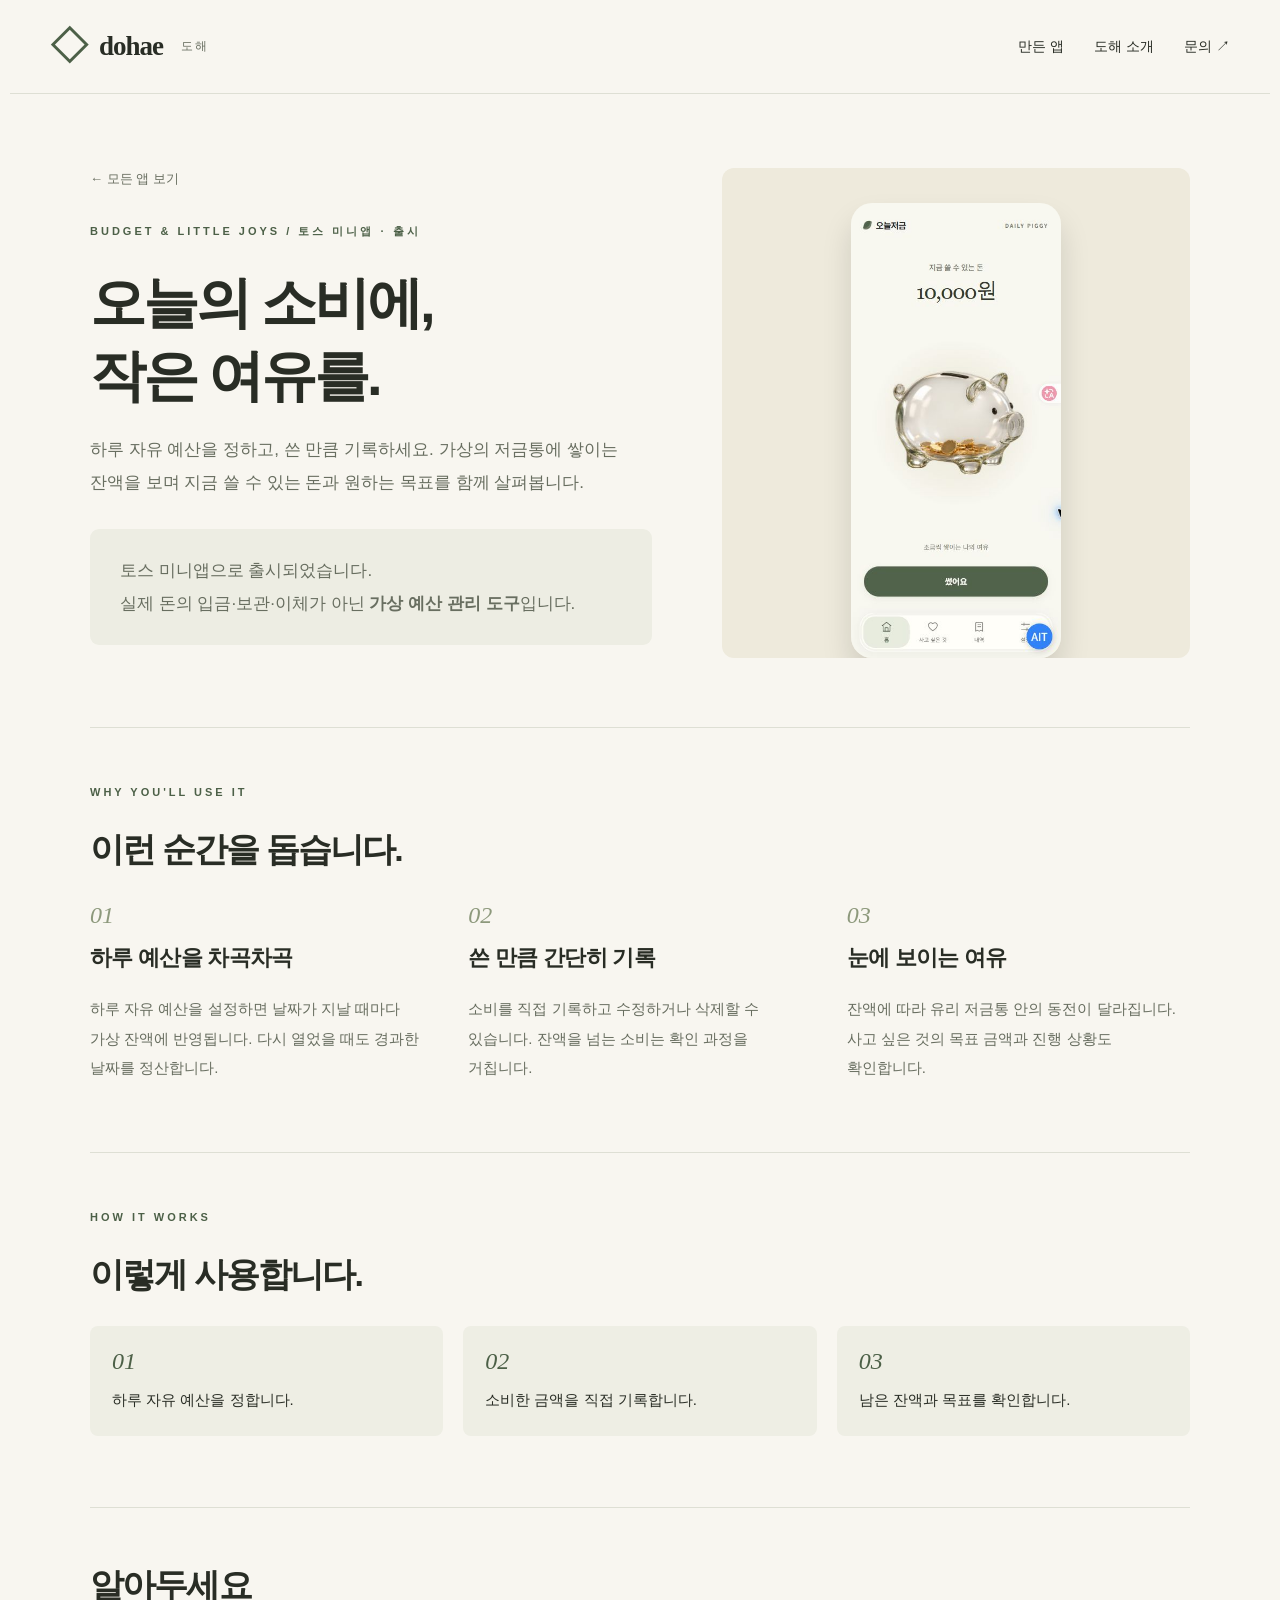
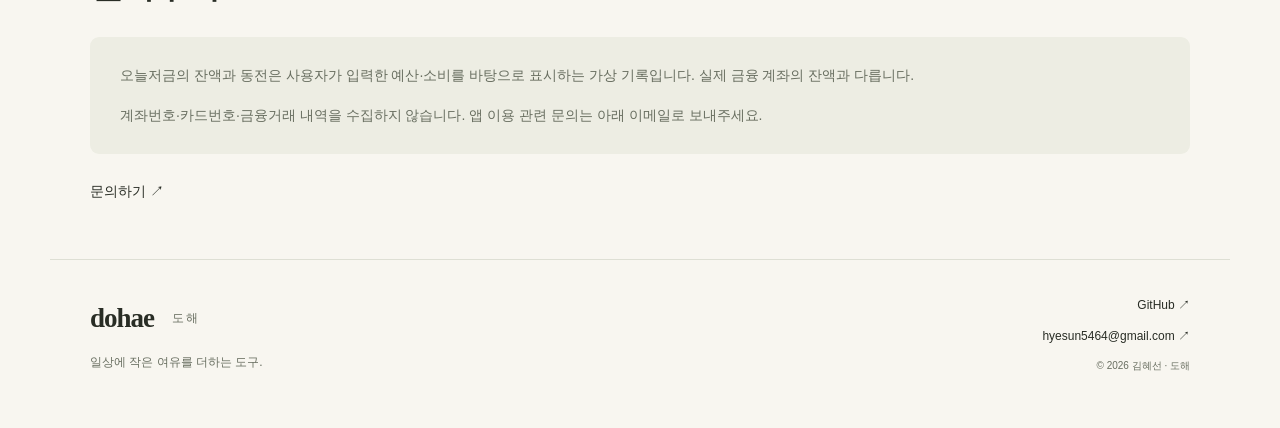
<file: daily-piggy/index.html>
<!doctype html><html lang="ko"><head><meta charset="utf-8"><meta name="viewport" content="width=device-width, initial-scale=1"><title>오늘저금 — 하루 예산이 쌓이는 나만의 가상 저금통 · 도해</title><meta name="description" content="하루 자유 예산을 정하고, 쓴 만큼 기록하세요. 가상의 저금통에 쌓이는 잔액을 보며 지금 쓸 수 있는 돈과 원하는 목표를 함께 살펴봅니다."><meta name="color-scheme" content="light"><meta property="og:title" content="오늘저금 — 하루 예산이 쌓이는 나만의 가상 저금통 · 도해"><meta property="og:description" content="하루 자유 예산을 정하고, 쓴 만큼 기록하세요. 가상의 저금통에 쌓이는 잔액을 보며 지금 쓸 수 있는 돈과 원하는 목표를 함께 살펴봅니다."><meta property="og:type" content="website"><link rel="canonical" href="https://hyesun5464.github.io/daily-piggy/"><link rel="stylesheet" href="../studio.css"></head><body><a class="skip" href="#main">본문으로 이동</a><header class="header"><a class="brand" href="../index.html" aria-label="도해 홈"><span class="cube" aria-hidden="true">◇</span> dohae<span class="brand-ko">도해</span></a><nav aria-label="주요 메뉴"><a href="../index.html#apps">만든 앱</a><a href="../index.html#about">도해 소개</a><a href="mailto:hyesun5464@gmail.com">문의 ↗</a></nav></header><main id="main" class="container"><section class="detail-hero sand"><div><a class="back" href="../index.html#apps">← 모든 앱 보기</a><span class="eyebrow" style="margin-top:30px">BUDGET & LITTLE JOYS / 토스 미니앱 · 출시</span><h1>오늘의 소비에,<br>작은 여유를.</h1><p>하루 자유 예산을 정하고, 쓴 만큼 기록하세요. 가상의 저금통에 쌓이는 잔액을 보며 지금 쓸 수 있는 돈과 원하는 목표를 함께 살펴봅니다.</p><div class="actions"></div><p class="notice">토스 미니앱으로 출시되었습니다.<br>실제 돈의 입금·보관·이체가 아닌 <strong>가상 예산 관리 도구</strong>입니다.</p></div><div class="app-visual"><img src="../assets/today-savings-home.png" alt="오늘저금 실제 화면" width="390" height="844"></div></section><section class="detail-section"><span class="eyebrow">WHY YOU'LL USE IT</span><h2>이런 순간을 돕습니다.</h2><div class="feature-grid"><div><span class="step">01</span><h3>하루 예산을 차곡차곡</h3><p>하루 자유 예산을 설정하면 날짜가 지날 때마다 가상 잔액에 반영됩니다. 다시 열었을 때도 경과한 날짜를 정산합니다.</p></div><div><span class="step">02</span><h3>쓴 만큼 간단히 기록</h3><p>소비를 직접 기록하고 수정하거나 삭제할 수 있습니다. 잔액을 넘는 소비는 확인 과정을 거칩니다.</p></div><div><span class="step">03</span><h3>눈에 보이는 여유</h3><p>잔액에 따라 유리 저금통 안의 동전이 달라집니다. 사고 싶은 것의 목표 금액과 진행 상황도 확인합니다.</p></div></div></section><section class="detail-section"><span class="eyebrow">HOW IT WORKS</span><h2>이렇게 사용합니다.</h2><ol class="steps"><li>하루 자유 예산을 정합니다.</li><li>소비한 금액을 직접 기록합니다.</li><li>남은 잔액과 목표를 확인합니다.</li></ol></section><section class="detail-section"><h2>알아두세요</h2><div class="notice"><p>오늘저금의 잔액과 동전은 사용자가 입력한 예산·소비를 바탕으로 표시하는 가상 기록입니다. 실제 금융 계좌의 잔액과 다릅니다.</p><p>계좌번호·카드번호·금융거래 내역을 수집하지 않습니다. 앱 이용 관련 문의는 아래 이메일로 보내주세요.</p></div><div class="legal-links" style="margin-top:25px"><a href="mailto:hyesun5464@gmail.com">문의하기 ↗</a></div></section></main><footer class="footer"><div><a class="brand" href="../index.html">dohae<span class="brand-ko">도해</span></a><p>일상에 작은 여유를 더하는 도구.</p></div><div><a href="https://github.com/hyesun5464">GitHub ↗</a><a href="mailto:hyesun5464@gmail.com">hyesun5464@gmail.com ↗</a><small>© 2026 김혜선 · 도해</small></div></footer></body></html>
</file>
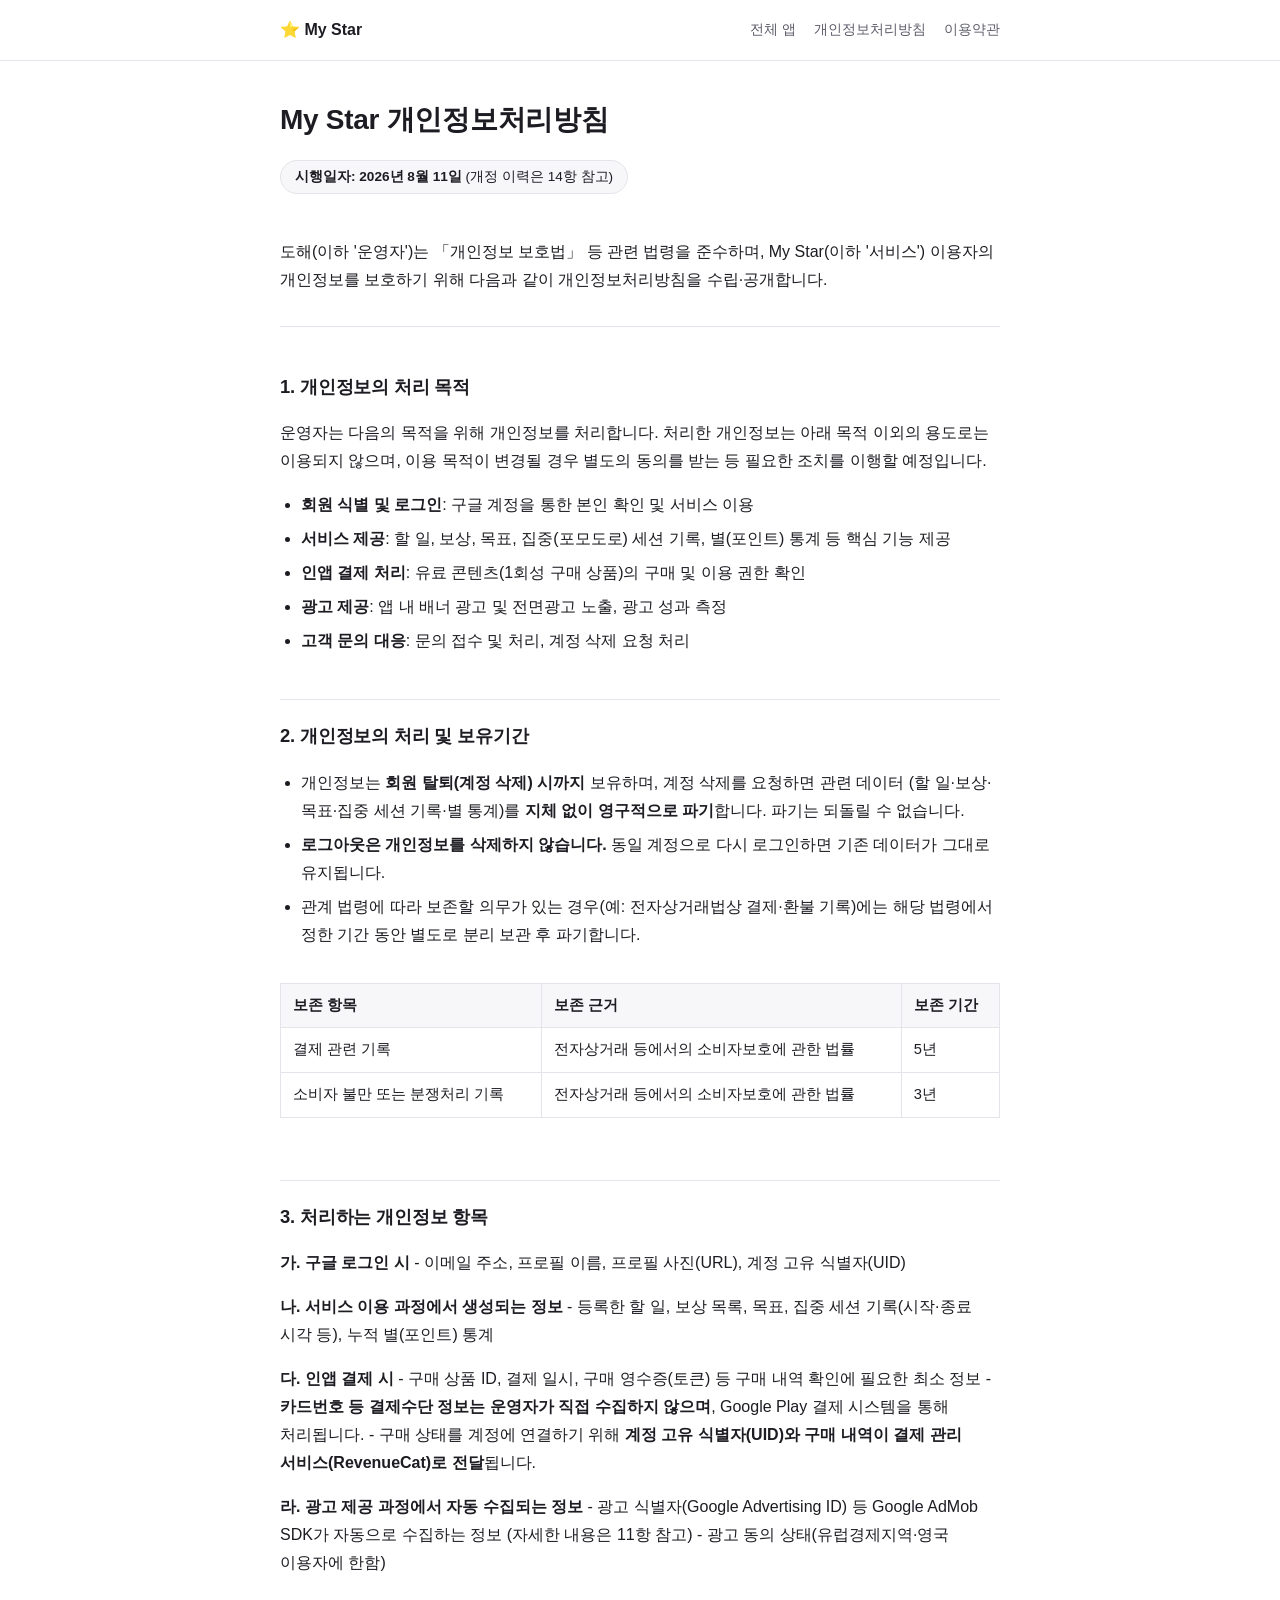
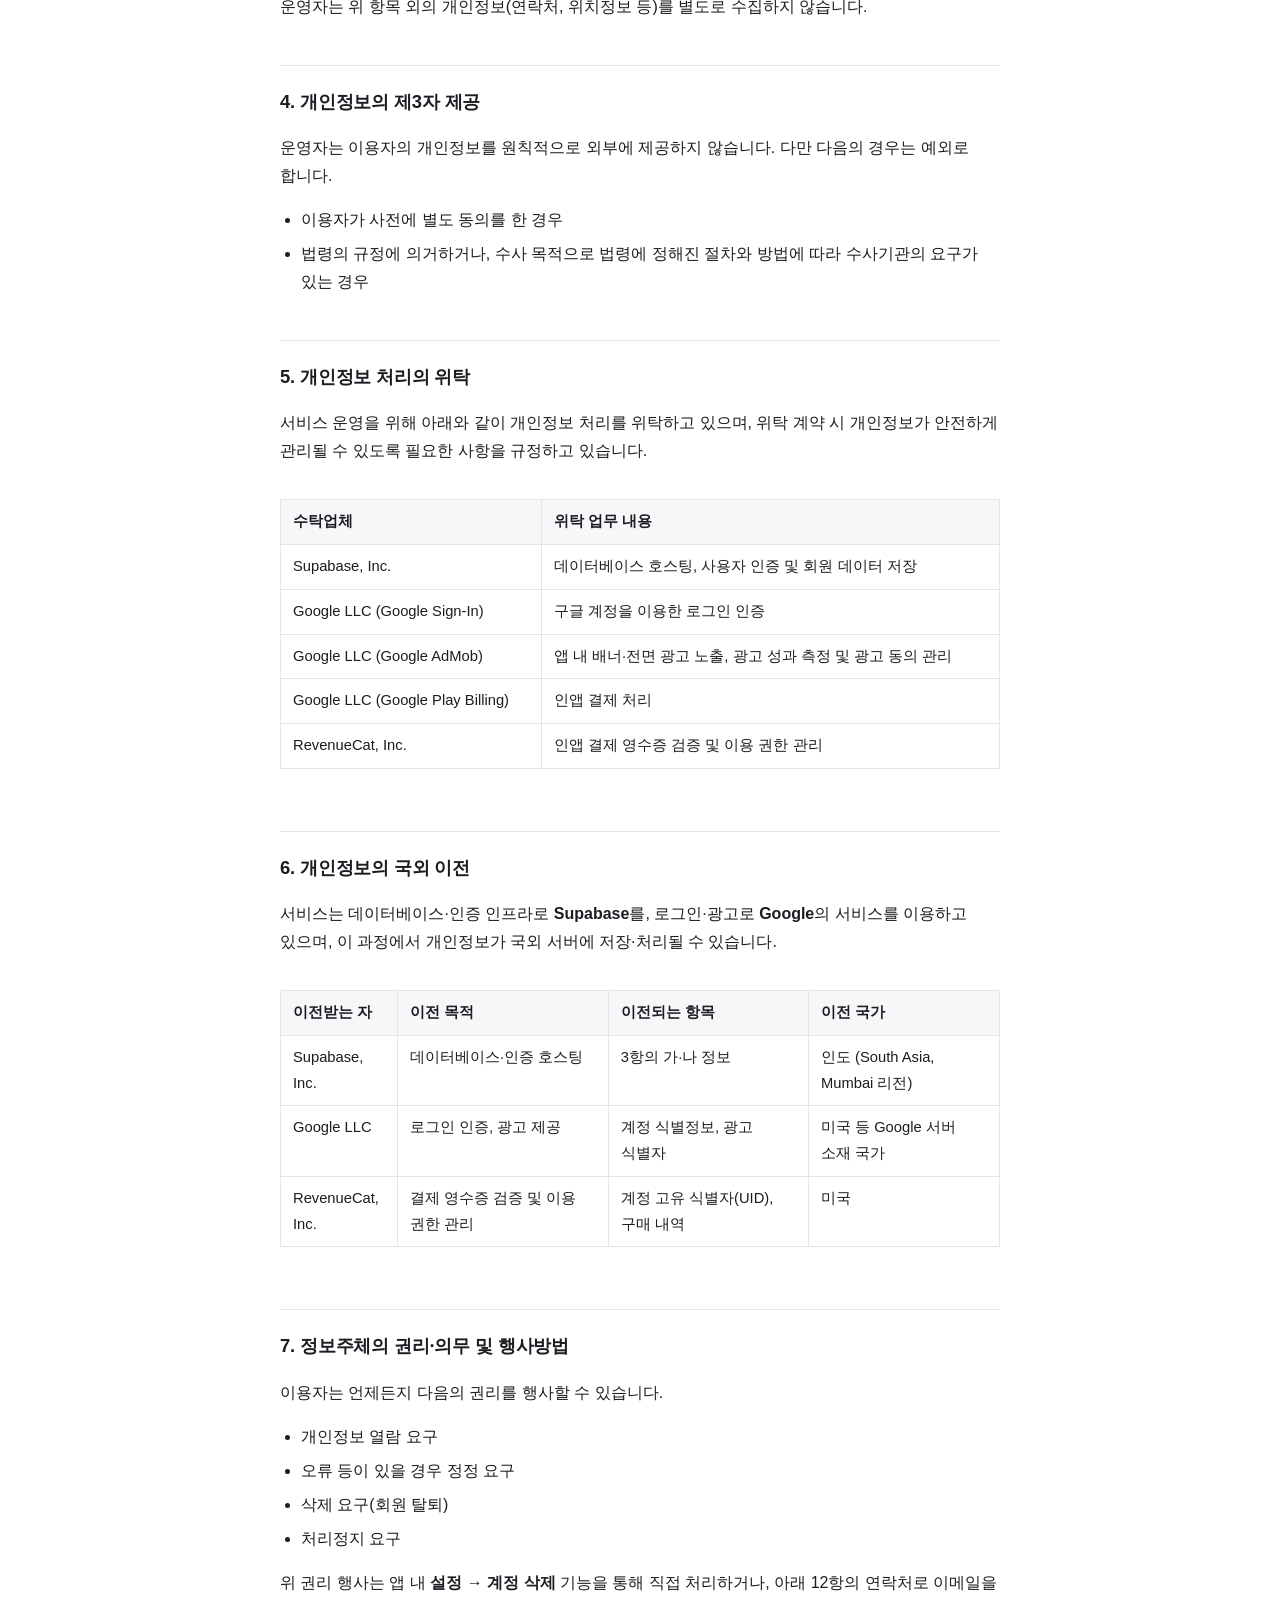
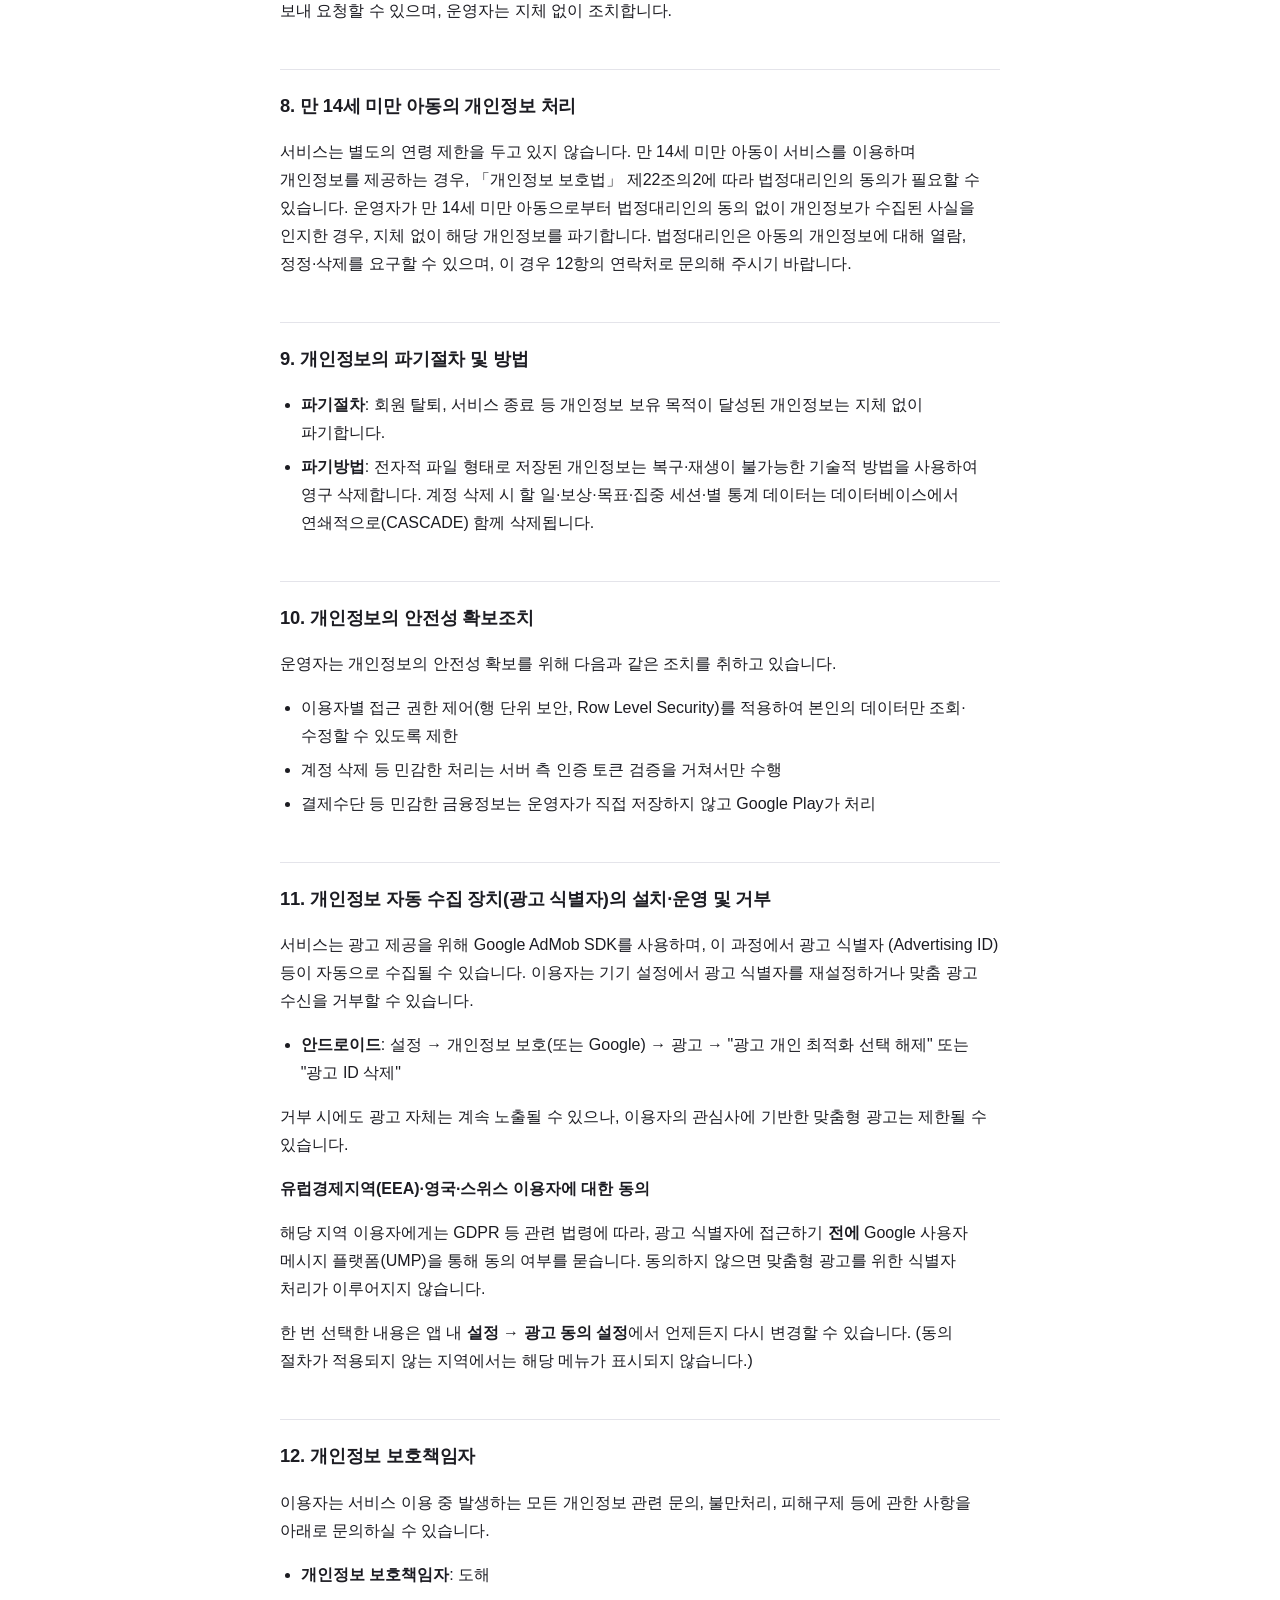
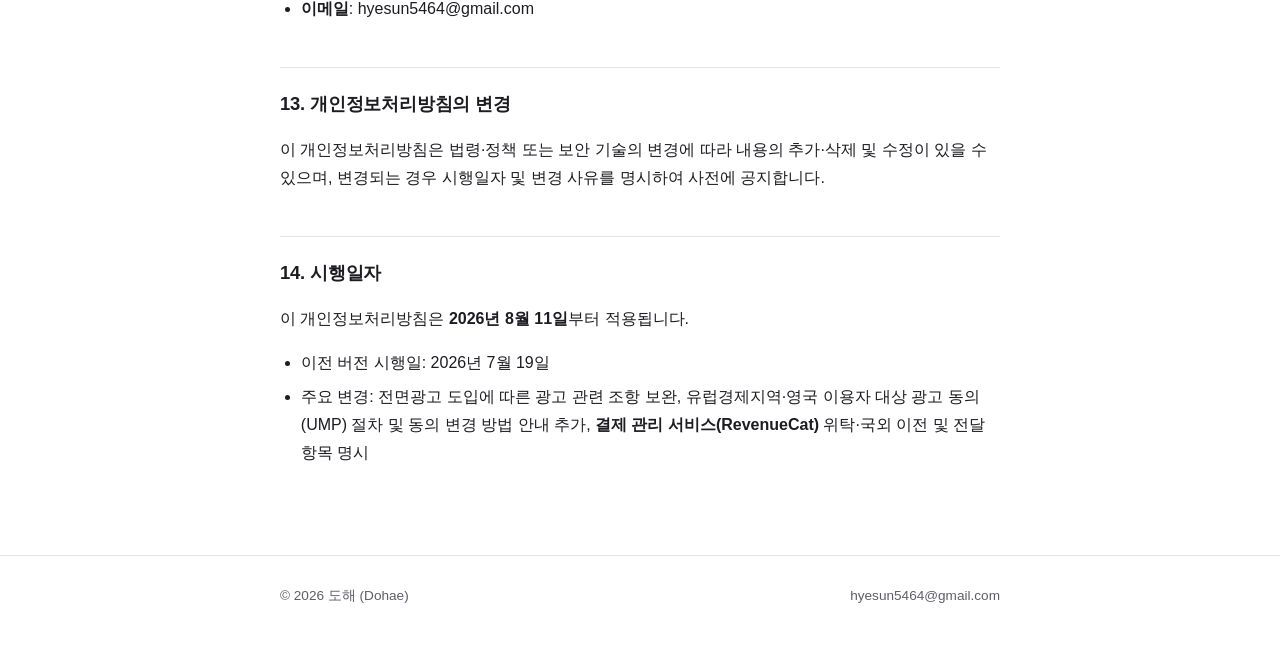
<file: privacy.html>
<!doctype html>
<html lang="ko">
<head>
<meta charset="utf-8">
<meta name="viewport" content="width=device-width, initial-scale=1">
<title>My Star 개인정보처리방침</title>
<meta name="robots" content="noindex">
<link rel="canonical" href="https://hyesun5464.github.io/my-star/privacy.html">
<meta http-equiv="refresh" content="0; url=./my-star/privacy.html">
<link rel="stylesheet" href="style.css">
</head>
<body>
<main>
  <div class="wrap doc" style="padding-top:64px">
    <h1>My Star 개인정보처리방침</h1>
    <p>이 문서는 <a href="./my-star/privacy.html">새 주소</a>로 옮겨졌습니다. 잠시 후 자동으로 이동합니다.</p>
    <p><a href="./my-star/privacy.html">https://hyesun5464.github.io/my-star/privacy.html</a></p>
  </div>
</main>
<script>location.replace("./my-star/privacy.html");</script>
</body>
</html>
</file>
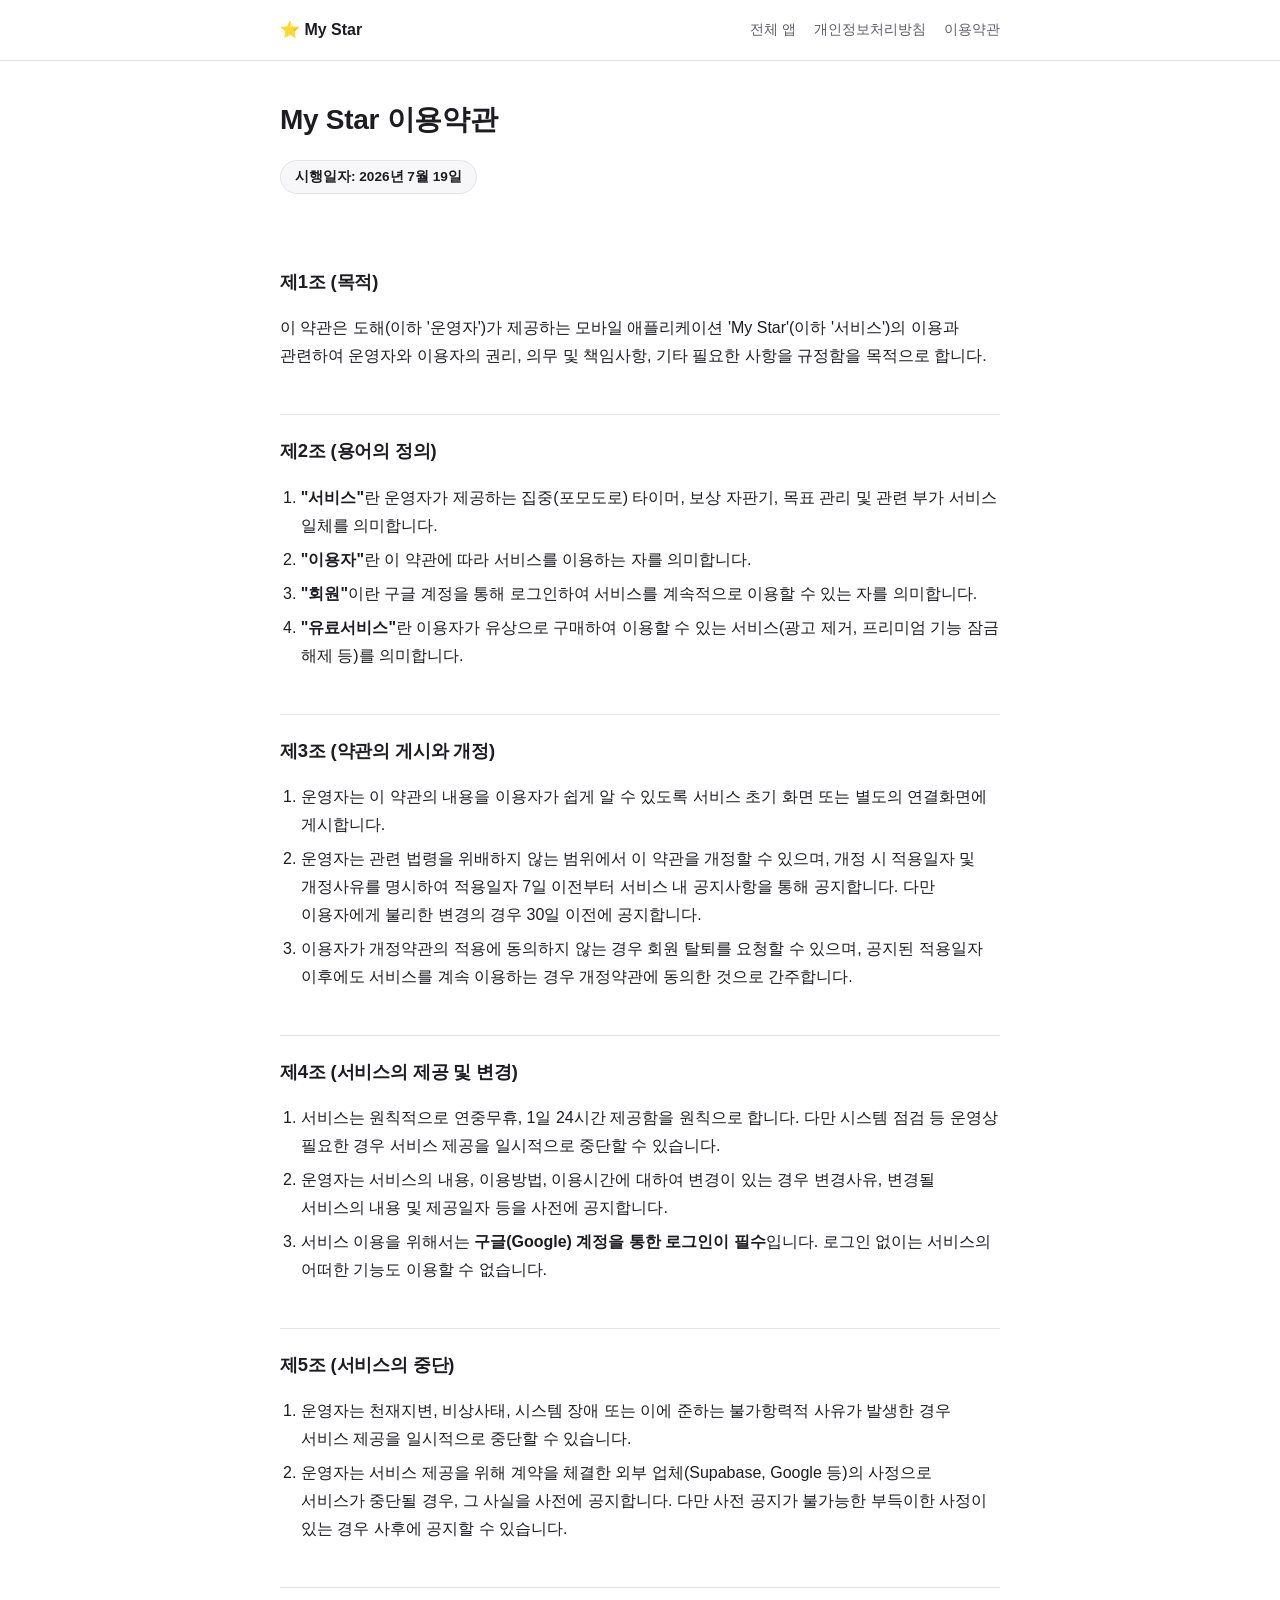
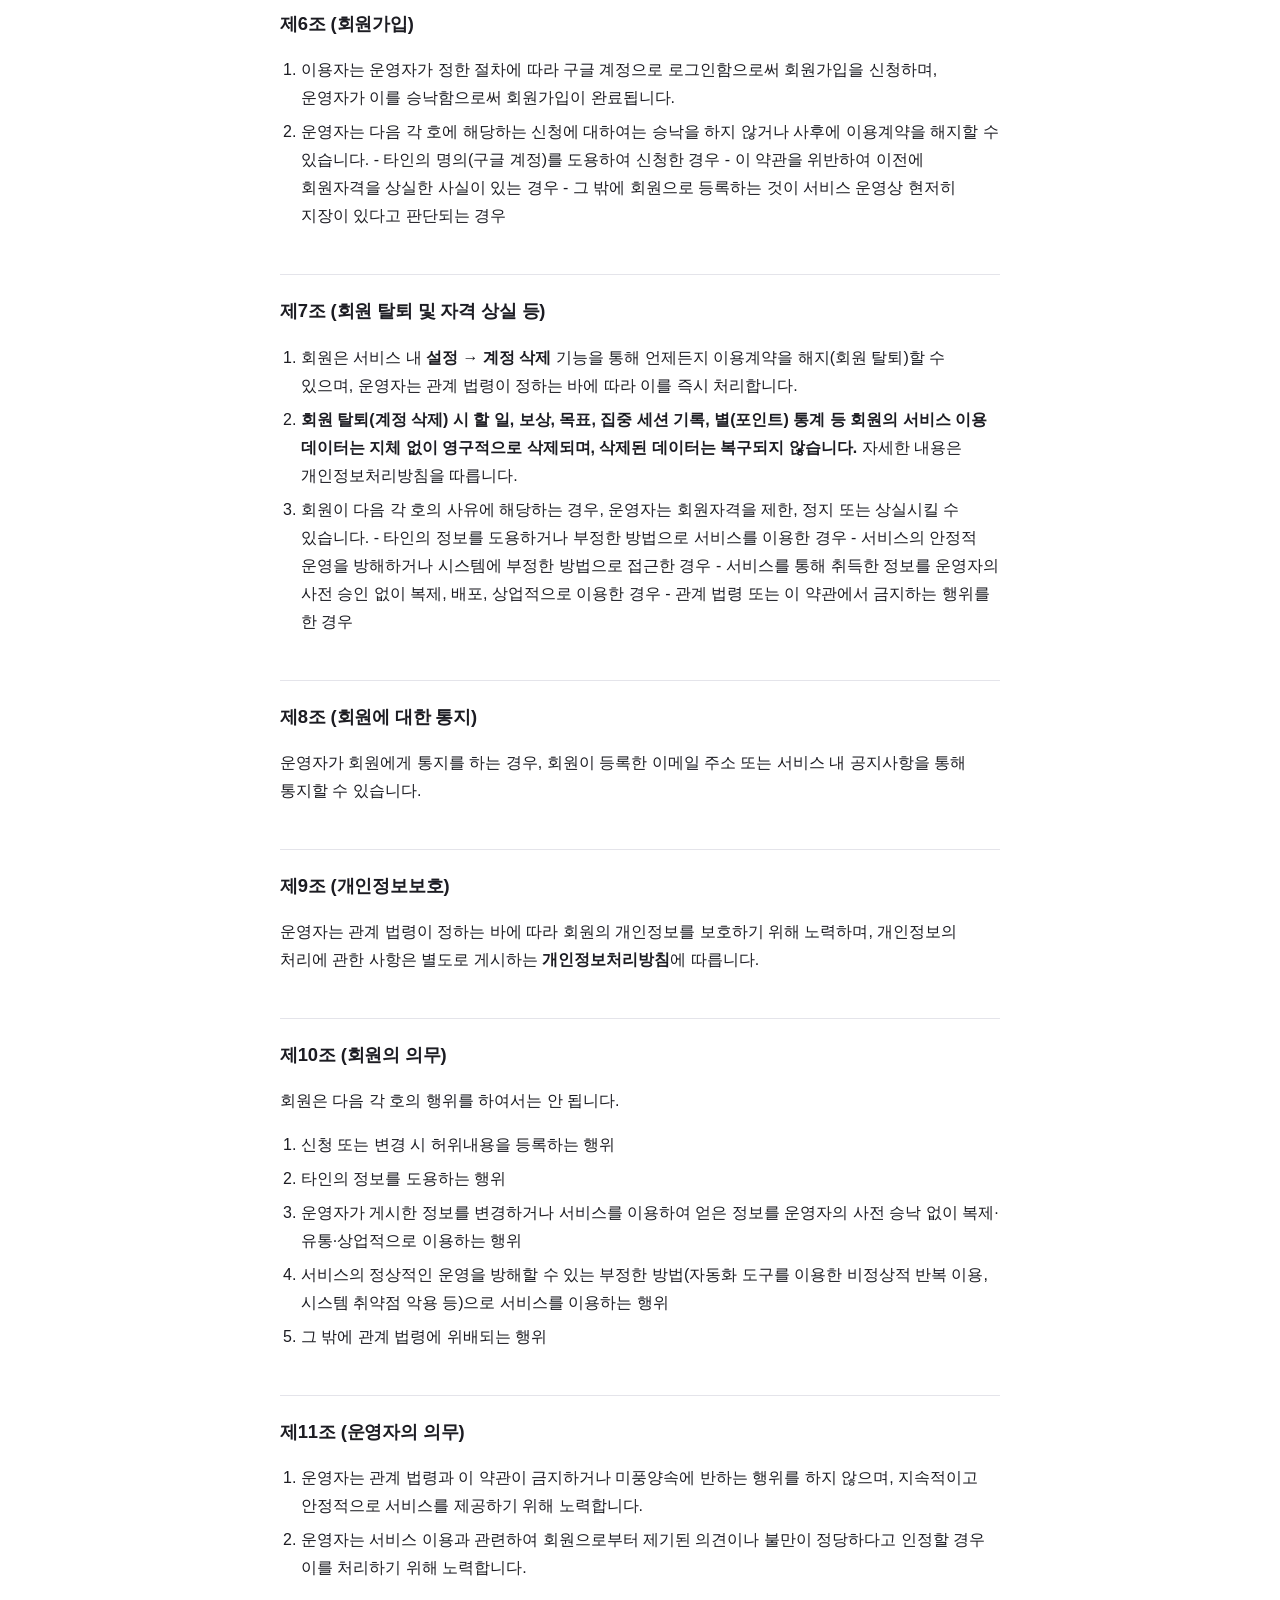
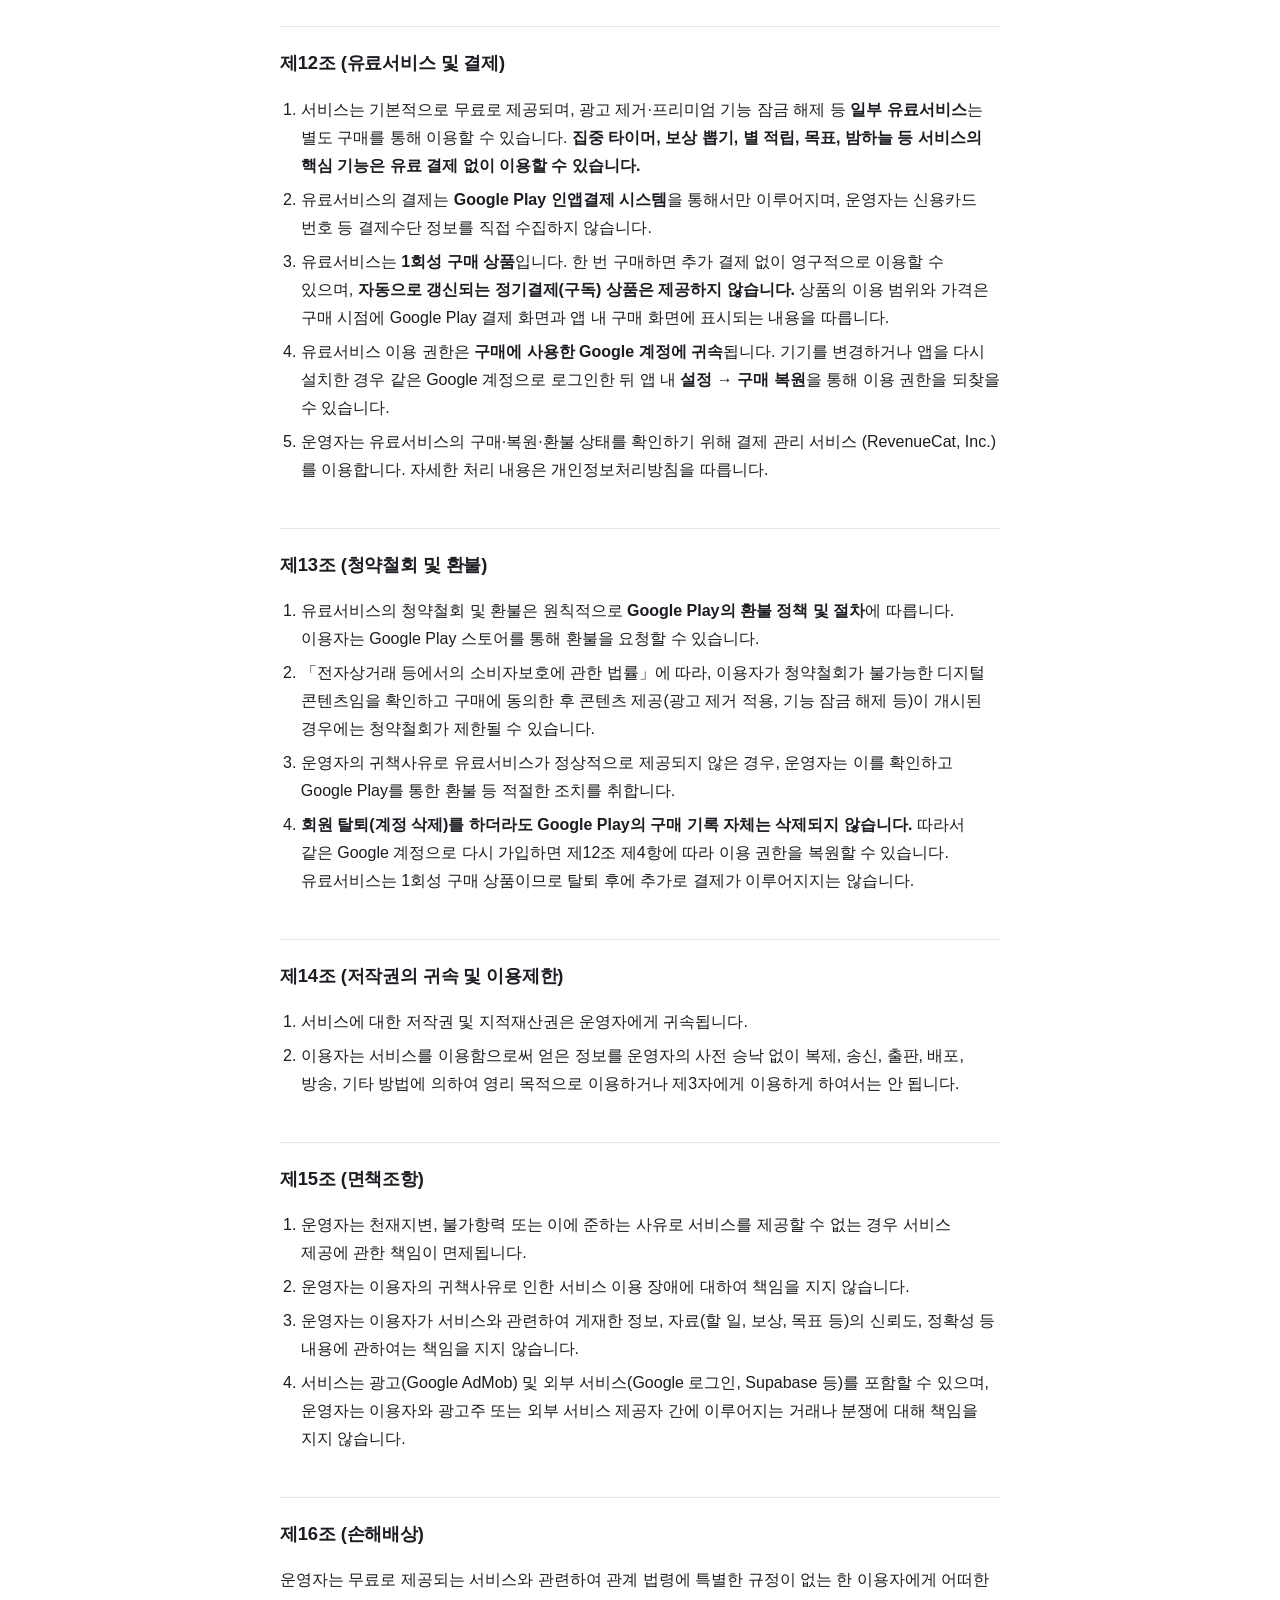
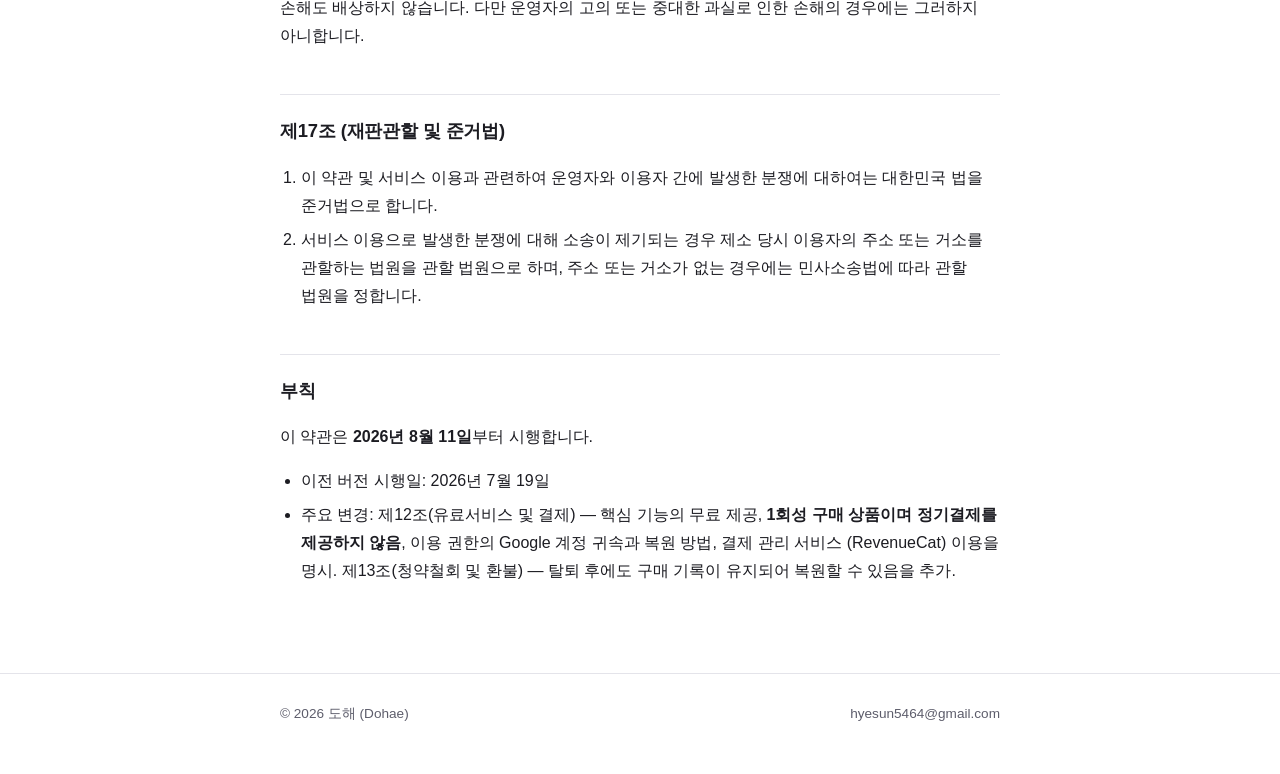
<file: terms.html>
<!doctype html>
<html lang="ko">
<head>
<meta charset="utf-8">
<meta name="viewport" content="width=device-width, initial-scale=1">
<title>My Star 이용약관</title>
<meta name="robots" content="noindex">
<link rel="canonical" href="https://hyesun5464.github.io/my-star/terms.html">
<meta http-equiv="refresh" content="0; url=./my-star/terms.html">
<link rel="stylesheet" href="style.css">
</head>
<body>
<main>
  <div class="wrap doc" style="padding-top:64px">
    <h1>My Star 이용약관</h1>
    <p>이 문서는 <a href="./my-star/terms.html">새 주소</a>로 옮겨졌습니다. 잠시 후 자동으로 이동합니다.</p>
    <p><a href="./my-star/terms.html">https://hyesun5464.github.io/my-star/terms.html</a></p>
  </div>
</main>
<script>location.replace("./my-star/terms.html");</script>
</body>
</html>
</file>
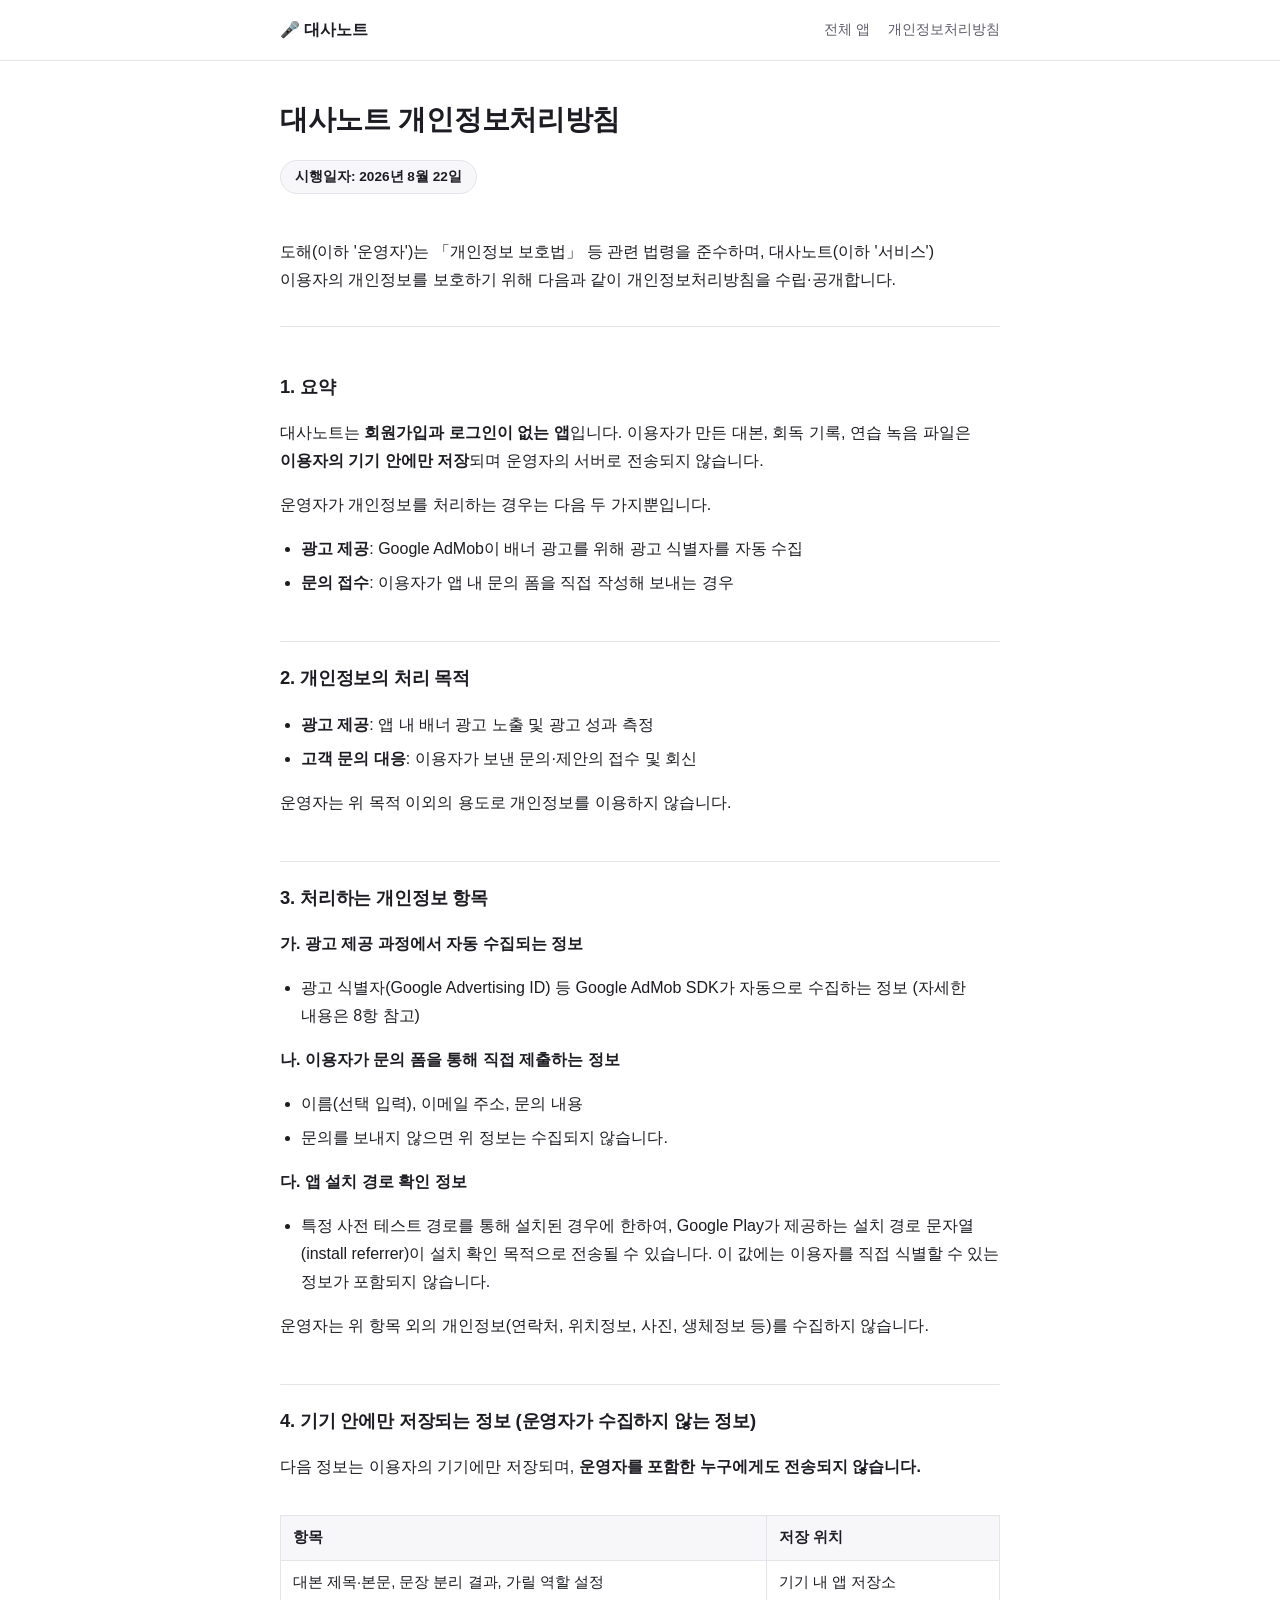
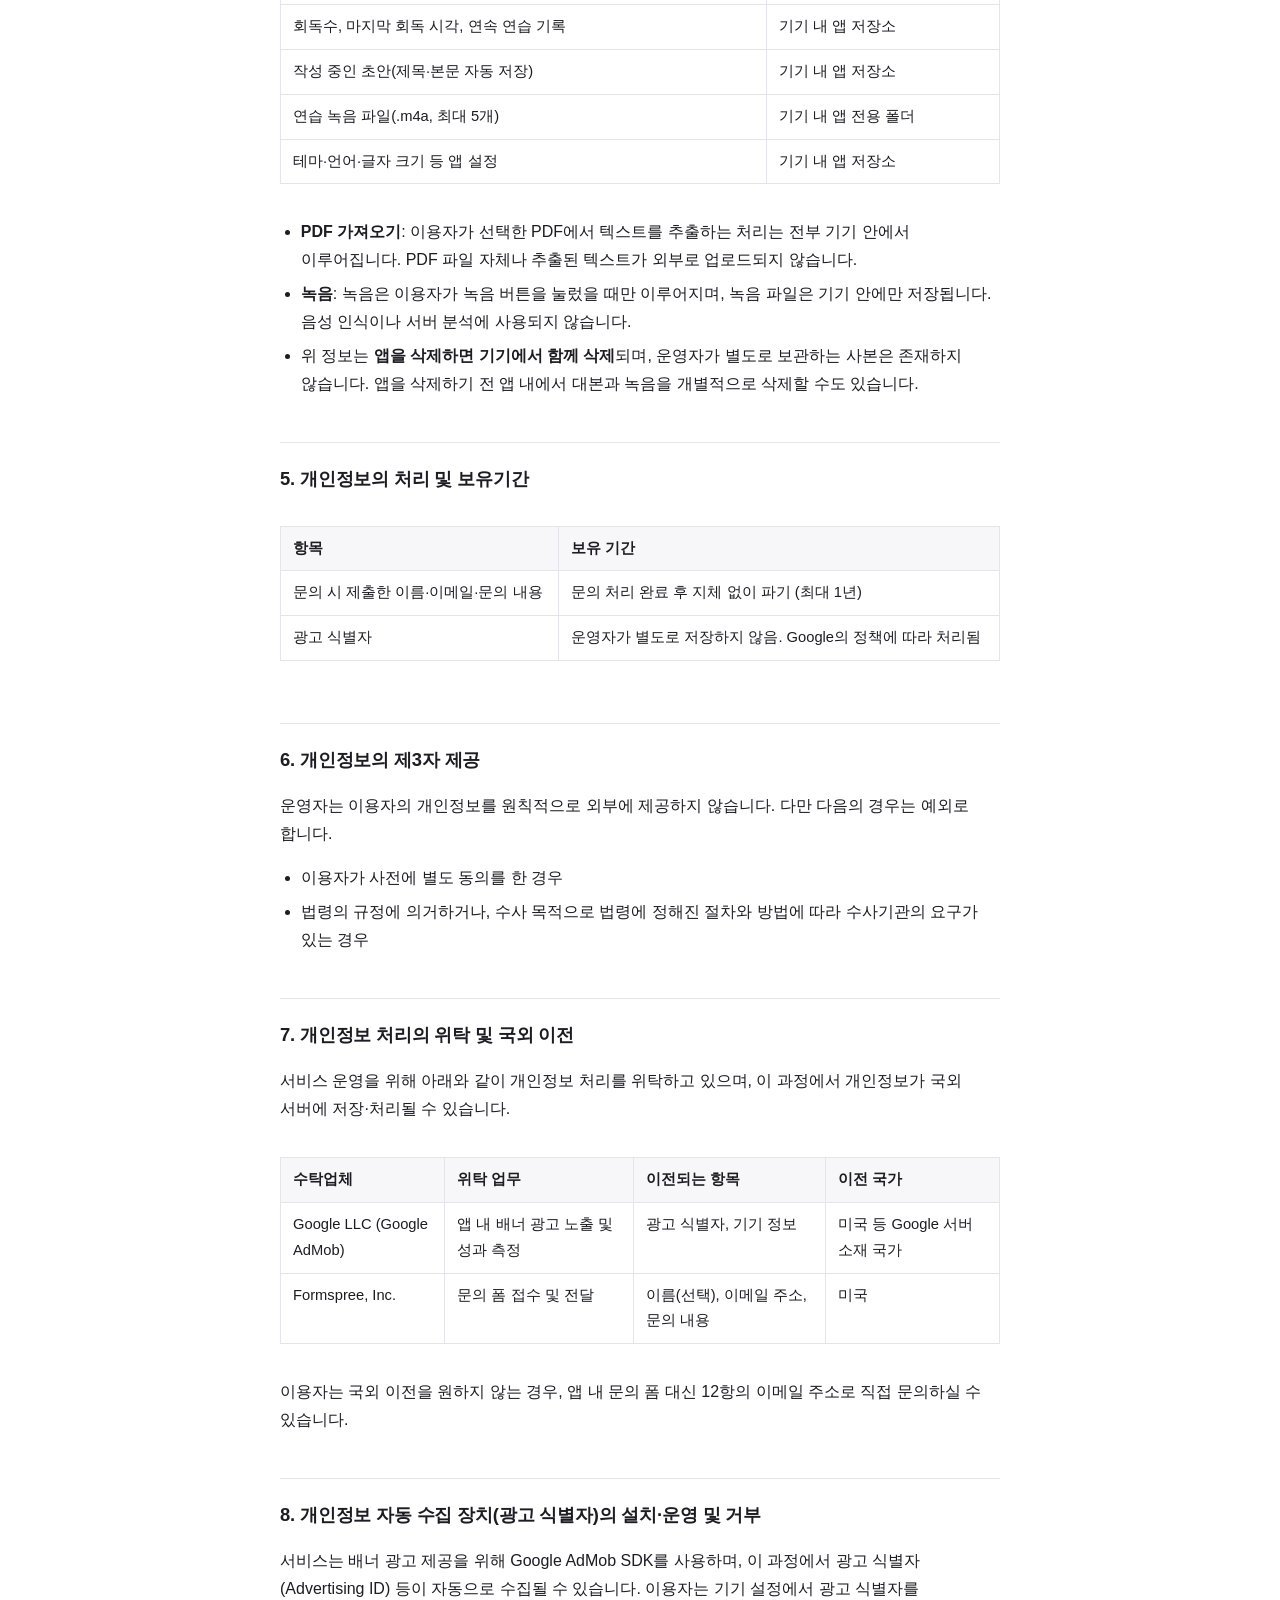
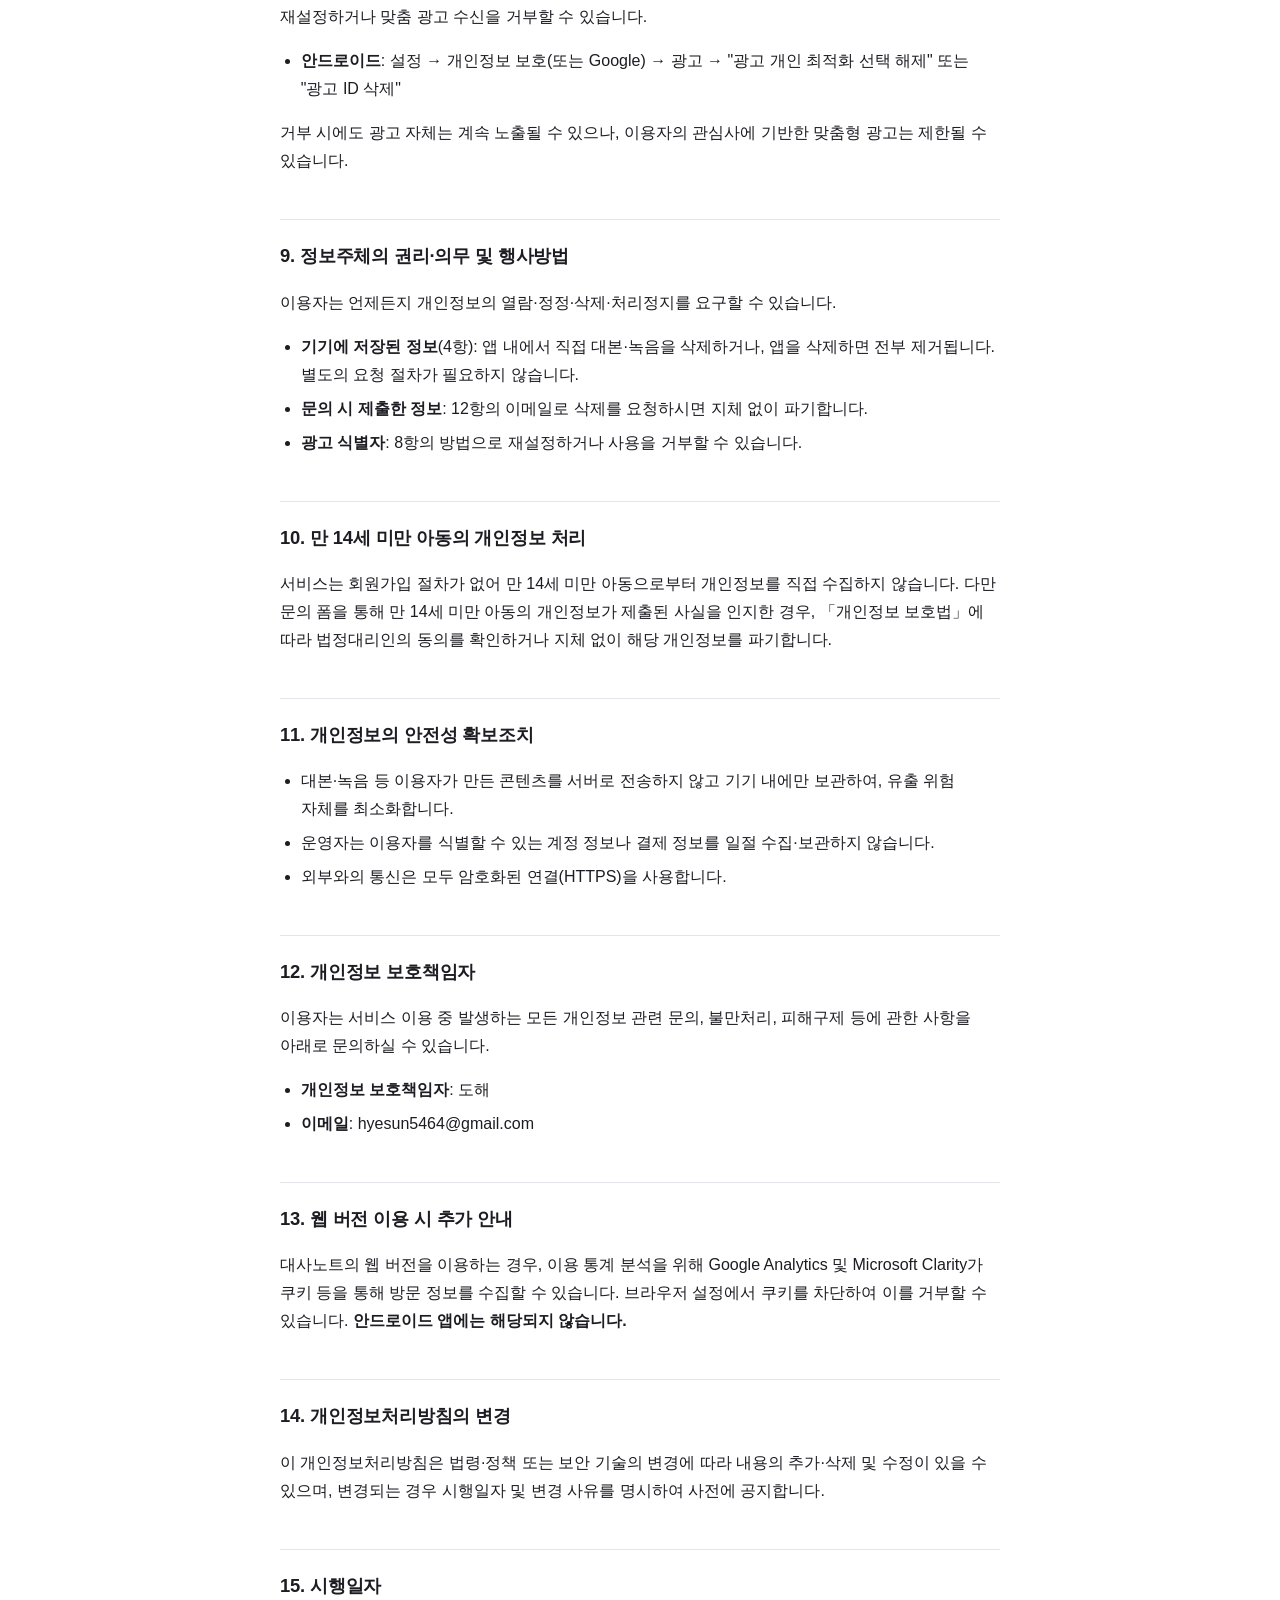
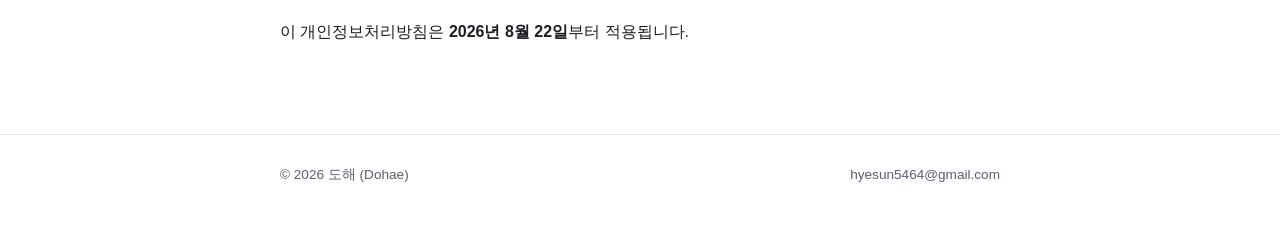
<file: daesa-note/privacy.html>
<!doctype html>
<html lang="ko">
<head>
<meta charset="utf-8">
<meta name="viewport" content="width=device-width, initial-scale=1">
<title>개인정보처리방침 · 대사노트</title>
<meta name="description" content="대사노트 앱의 개인정보처리방침입니다.">
<meta name="color-scheme" content="light dark">
<link rel="stylesheet" href="../style.css">
<link rel="icon" href="data:image/svg+xml,<svg xmlns='http://www.w3.org/2000/svg' viewBox='0 0 100 100'><text y='.9em' font-size='90'>&#11088;</text></svg>">
<meta property="og:title" content="개인정보처리방침 · 대사노트">
<meta property="og:description" content="대사노트 앱의 개인정보처리방침입니다.">
<meta property="og:type" content="website">
</head>
<body>
<header class="site-head">
  <div class="wrap">
    <a class="brand" href="index.html">&#127908; 대사노트</a>
    <nav class="site-nav"><a href="../index.html">전체 앱</a><a href="privacy.html">개인정보처리방침</a></nav>
  </div>
</header>
<main>
  <div class="wrap doc">
    <h1>대사노트 개인정보처리방침</h1>
    <p class="effective"><strong>시행일자: 2026년 8월 22일</strong></p>
    <p>도해(이하 '운영자')는 「개인정보 보호법」 등 관련 법령을 준수하며, 대사노트(이하 '서비스')
    이용자의 개인정보를 보호하기 위해 다음과 같이 개인정보처리방침을 수립·공개합니다.</p>
    <hr />
    <h2>1. 요약</h2>
    <p>대사노트는 <strong>회원가입과 로그인이 없는 앱</strong>입니다. 이용자가 만든 대본, 회독 기록, 연습 녹음
    파일은 <strong>이용자의 기기 안에만 저장</strong>되며 운영자의 서버로 전송되지 않습니다.</p>
    <p>운영자가 개인정보를 처리하는 경우는 다음 두 가지뿐입니다.</p>
    <ul>
    <li><strong>광고 제공</strong>: Google AdMob이 배너 광고를 위해 광고 식별자를 자동 수집</li>
    <li><strong>문의 접수</strong>: 이용자가 앱 내 문의 폼을 직접 작성해 보내는 경우</li>
    </ul>
    <h2>2. 개인정보의 처리 목적</h2>
    <ul>
    <li><strong>광고 제공</strong>: 앱 내 배너 광고 노출 및 광고 성과 측정</li>
    <li><strong>고객 문의 대응</strong>: 이용자가 보낸 문의·제안의 접수 및 회신</li>
    </ul>
    <p>운영자는 위 목적 이외의 용도로 개인정보를 이용하지 않습니다.</p>
    <h2>3. 처리하는 개인정보 항목</h2>
    <p><strong>가. 광고 제공 과정에서 자동 수집되는 정보</strong></p>
    <ul>
    <li>광고 식별자(Google Advertising ID) 등 Google AdMob SDK가 자동으로 수집하는 정보
      (자세한 내용은 8항 참고)</li>
    </ul>
    <p><strong>나. 이용자가 문의 폼을 통해 직접 제출하는 정보</strong></p>
    <ul>
    <li>이름(선택 입력), 이메일 주소, 문의 내용</li>
    <li>문의를 보내지 않으면 위 정보는 수집되지 않습니다.</li>
    </ul>
    <p><strong>다. 앱 설치 경로 확인 정보</strong></p>
    <ul>
    <li>특정 사전 테스트 경로를 통해 설치된 경우에 한하여, Google Play가 제공하는 설치 경로
      문자열(install referrer)이 설치 확인 목적으로 전송될 수 있습니다. 이 값에는 이용자를
      직접 식별할 수 있는 정보가 포함되지 않습니다.</li>
    </ul>
    <p>운영자는 위 항목 외의 개인정보(연락처, 위치정보, 사진, 생체정보 등)를 수집하지 않습니다.</p>
    <h2>4. 기기 안에만 저장되는 정보 (운영자가 수집하지 않는 정보)</h2>
    <p>다음 정보는 이용자의 기기에만 저장되며, <strong>운영자를 포함한 누구에게도 전송되지 않습니다.</strong></p>
    <div class="table-scroll"><table>
    <thead>
    <tr>
    <th>항목</th>
    <th>저장 위치</th>
    </tr>
    </thead>
    <tbody>
    <tr>
    <td>대본 제목·본문, 문장 분리 결과, 가릴 역할 설정</td>
    <td>기기 내 앱 저장소</td>
    </tr>
    <tr>
    <td>회독수, 마지막 회독 시각, 연속 연습 기록</td>
    <td>기기 내 앱 저장소</td>
    </tr>
    <tr>
    <td>작성 중인 초안(제목·본문 자동 저장)</td>
    <td>기기 내 앱 저장소</td>
    </tr>
    <tr>
    <td>연습 녹음 파일(.m4a, 최대 5개)</td>
    <td>기기 내 앱 전용 폴더</td>
    </tr>
    <tr>
    <td>테마·언어·글자 크기 등 앱 설정</td>
    <td>기기 내 앱 저장소</td>
    </tr>
    </tbody>
    </table></div>
    <ul>
    <li><strong>PDF 가져오기</strong>: 이용자가 선택한 PDF에서 텍스트를 추출하는 처리는 전부 기기 안에서
      이루어집니다. PDF 파일 자체나 추출된 텍스트가 외부로 업로드되지 않습니다.</li>
    <li><strong>녹음</strong>: 녹음은 이용자가 녹음 버튼을 눌렀을 때만 이루어지며, 녹음 파일은 기기 안에만
      저장됩니다. 음성 인식이나 서버 분석에 사용되지 않습니다.</li>
    <li>위 정보는 <strong>앱을 삭제하면 기기에서 함께 삭제</strong>되며, 운영자가 별도로 보관하는 사본은
      존재하지 않습니다. 앱을 삭제하기 전 앱 내에서 대본과 녹음을 개별적으로 삭제할 수도
      있습니다.</li>
    </ul>
    <h2>5. 개인정보의 처리 및 보유기간</h2>
    <div class="table-scroll"><table>
    <thead>
    <tr>
    <th>항목</th>
    <th>보유 기간</th>
    </tr>
    </thead>
    <tbody>
    <tr>
    <td>문의 시 제출한 이름·이메일·문의 내용</td>
    <td>문의 처리 완료 후 지체 없이 파기 (최대 1년)</td>
    </tr>
    <tr>
    <td>광고 식별자</td>
    <td>운영자가 별도로 저장하지 않음. Google의 정책에 따라 처리됨</td>
    </tr>
    </tbody>
    </table></div>
    <h2>6. 개인정보의 제3자 제공</h2>
    <p>운영자는 이용자의 개인정보를 원칙적으로 외부에 제공하지 않습니다. 다만 다음의 경우는
    예외로 합니다.</p>
    <ul>
    <li>이용자가 사전에 별도 동의를 한 경우</li>
    <li>법령의 규정에 의거하거나, 수사 목적으로 법령에 정해진 절차와 방법에 따라 수사기관의
      요구가 있는 경우</li>
    </ul>
    <h2>7. 개인정보 처리의 위탁 및 국외 이전</h2>
    <p>서비스 운영을 위해 아래와 같이 개인정보 처리를 위탁하고 있으며, 이 과정에서 개인정보가
    국외 서버에 저장·처리될 수 있습니다.</p>
    <div class="table-scroll"><table>
    <thead>
    <tr>
    <th>수탁업체</th>
    <th>위탁 업무</th>
    <th>이전되는 항목</th>
    <th>이전 국가</th>
    </tr>
    </thead>
    <tbody>
    <tr>
    <td>Google LLC (Google AdMob)</td>
    <td>앱 내 배너 광고 노출 및 성과 측정</td>
    <td>광고 식별자, 기기 정보</td>
    <td>미국 등 Google 서버 소재 국가</td>
    </tr>
    <tr>
    <td>Formspree, Inc.</td>
    <td>문의 폼 접수 및 전달</td>
    <td>이름(선택), 이메일 주소, 문의 내용</td>
    <td>미국</td>
    </tr>
    </tbody>
    </table></div>
    <p>이용자는 국외 이전을 원하지 않는 경우, 앱 내 문의 폼 대신 12항의 이메일 주소로 직접
    문의하실 수 있습니다.</p>
    <h2>8. 개인정보 자동 수집 장치(광고 식별자)의 설치·운영 및 거부</h2>
    <p>서비스는 배너 광고 제공을 위해 Google AdMob SDK를 사용하며, 이 과정에서 광고 식별자
    (Advertising ID) 등이 자동으로 수집될 수 있습니다. 이용자는 기기 설정에서 광고 식별자를
    재설정하거나 맞춤 광고 수신을 거부할 수 있습니다.</p>
    <ul>
    <li><strong>안드로이드</strong>: 설정 → 개인정보 보호(또는 Google) → 광고 → "광고 개인 최적화 선택 해제"
      또는 "광고 ID 삭제"</li>
    </ul>
    <p>거부 시에도 광고 자체는 계속 노출될 수 있으나, 이용자의 관심사에 기반한 맞춤형 광고는
    제한될 수 있습니다.</p>
    <h2>9. 정보주체의 권리·의무 및 행사방법</h2>
    <p>이용자는 언제든지 개인정보의 열람·정정·삭제·처리정지를 요구할 수 있습니다.</p>
    <ul>
    <li><strong>기기에 저장된 정보</strong>(4항): 앱 내에서 직접 대본·녹음을 삭제하거나, 앱을 삭제하면
      전부 제거됩니다. 별도의 요청 절차가 필요하지 않습니다.</li>
    <li><strong>문의 시 제출한 정보</strong>: 12항의 이메일로 삭제를 요청하시면 지체 없이 파기합니다.</li>
    <li><strong>광고 식별자</strong>: 8항의 방법으로 재설정하거나 사용을 거부할 수 있습니다.</li>
    </ul>
    <h2>10. 만 14세 미만 아동의 개인정보 처리</h2>
    <p>서비스는 회원가입 절차가 없어 만 14세 미만 아동으로부터 개인정보를 직접 수집하지
    않습니다. 다만 문의 폼을 통해 만 14세 미만 아동의 개인정보가 제출된 사실을 인지한
    경우, 「개인정보 보호법」에 따라 법정대리인의 동의를 확인하거나 지체 없이 해당
    개인정보를 파기합니다.</p>
    <h2>11. 개인정보의 안전성 확보조치</h2>
    <ul>
    <li>대본·녹음 등 이용자가 만든 콘텐츠를 서버로 전송하지 않고 기기 내에만 보관하여, 유출
      위험 자체를 최소화합니다.</li>
    <li>운영자는 이용자를 식별할 수 있는 계정 정보나 결제 정보를 일절 수집·보관하지 않습니다.</li>
    <li>외부와의 통신은 모두 암호화된 연결(HTTPS)을 사용합니다.</li>
    </ul>
    <h2>12. 개인정보 보호책임자</h2>
    <p>이용자는 서비스 이용 중 발생하는 모든 개인정보 관련 문의, 불만처리, 피해구제 등에 관한
    사항을 아래로 문의하실 수 있습니다.</p>
    <ul>
    <li><strong>개인정보 보호책임자</strong>: 도해</li>
    <li><strong>이메일</strong>: hyesun5464@gmail.com</li>
    </ul>
    <h2>13. 웹 버전 이용 시 추가 안내</h2>
    <p>대사노트의 웹 버전을 이용하는 경우, 이용 통계 분석을 위해 Google Analytics 및
    Microsoft Clarity가 쿠키 등을 통해 방문 정보를 수집할 수 있습니다. 브라우저 설정에서
    쿠키를 차단하여 이를 거부할 수 있습니다. <strong>안드로이드 앱에는 해당되지 않습니다.</strong></p>
    <h2>14. 개인정보처리방침의 변경</h2>
    <p>이 개인정보처리방침은 법령·정책 또는 보안 기술의 변경에 따라 내용의 추가·삭제 및 수정이
    있을 수 있으며, 변경되는 경우 시행일자 및 변경 사유를 명시하여 사전에 공지합니다.</p>
    <h2>15. 시행일자</h2>
    <p>이 개인정보처리방침은 <strong>2026년 8월 22일</strong>부터 적용됩니다.</p>
  </div>
</main>
<footer class="site-foot">
  <div class="wrap">
    <span>&copy; 2026 도해 (Dohae)</span>
    <span><a href="mailto:hyesun5464@gmail.com">hyesun5464@gmail.com</a></span>
  </div>
</footer>
</body>
</html>
</file>
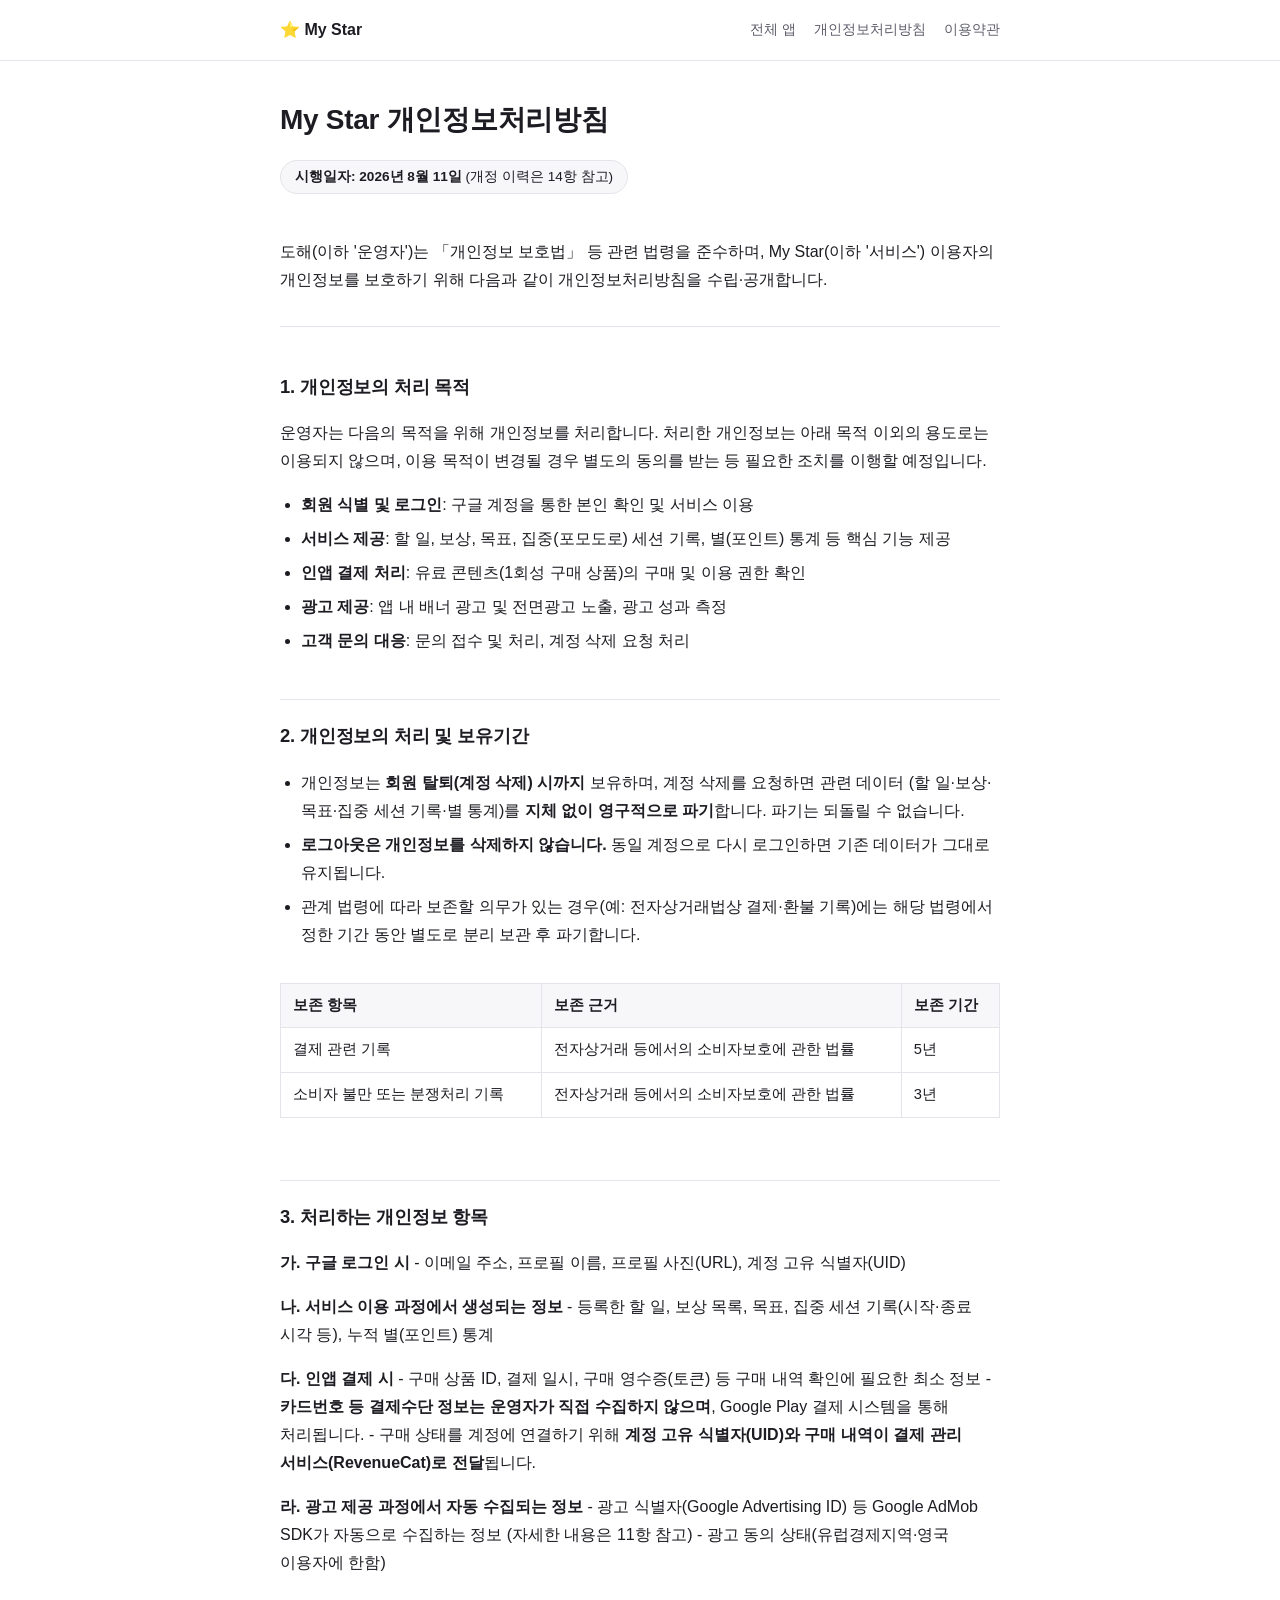
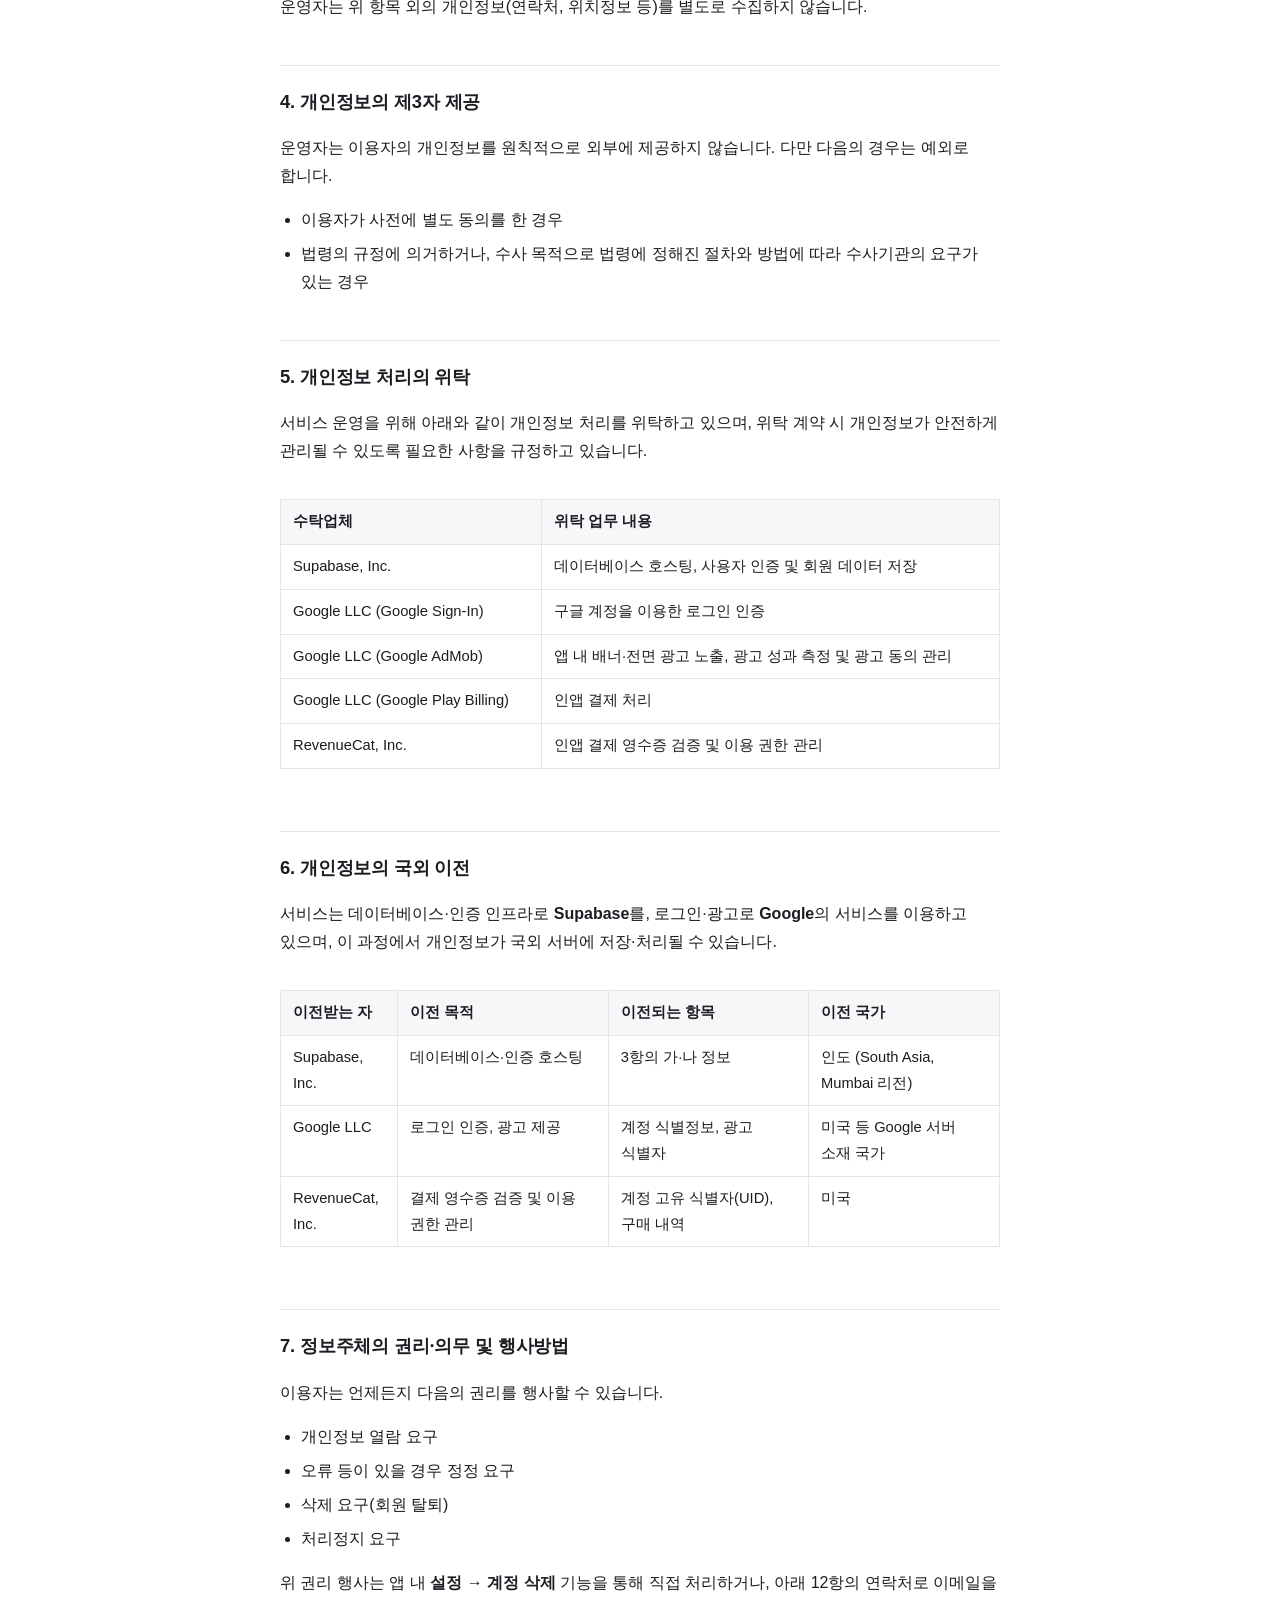
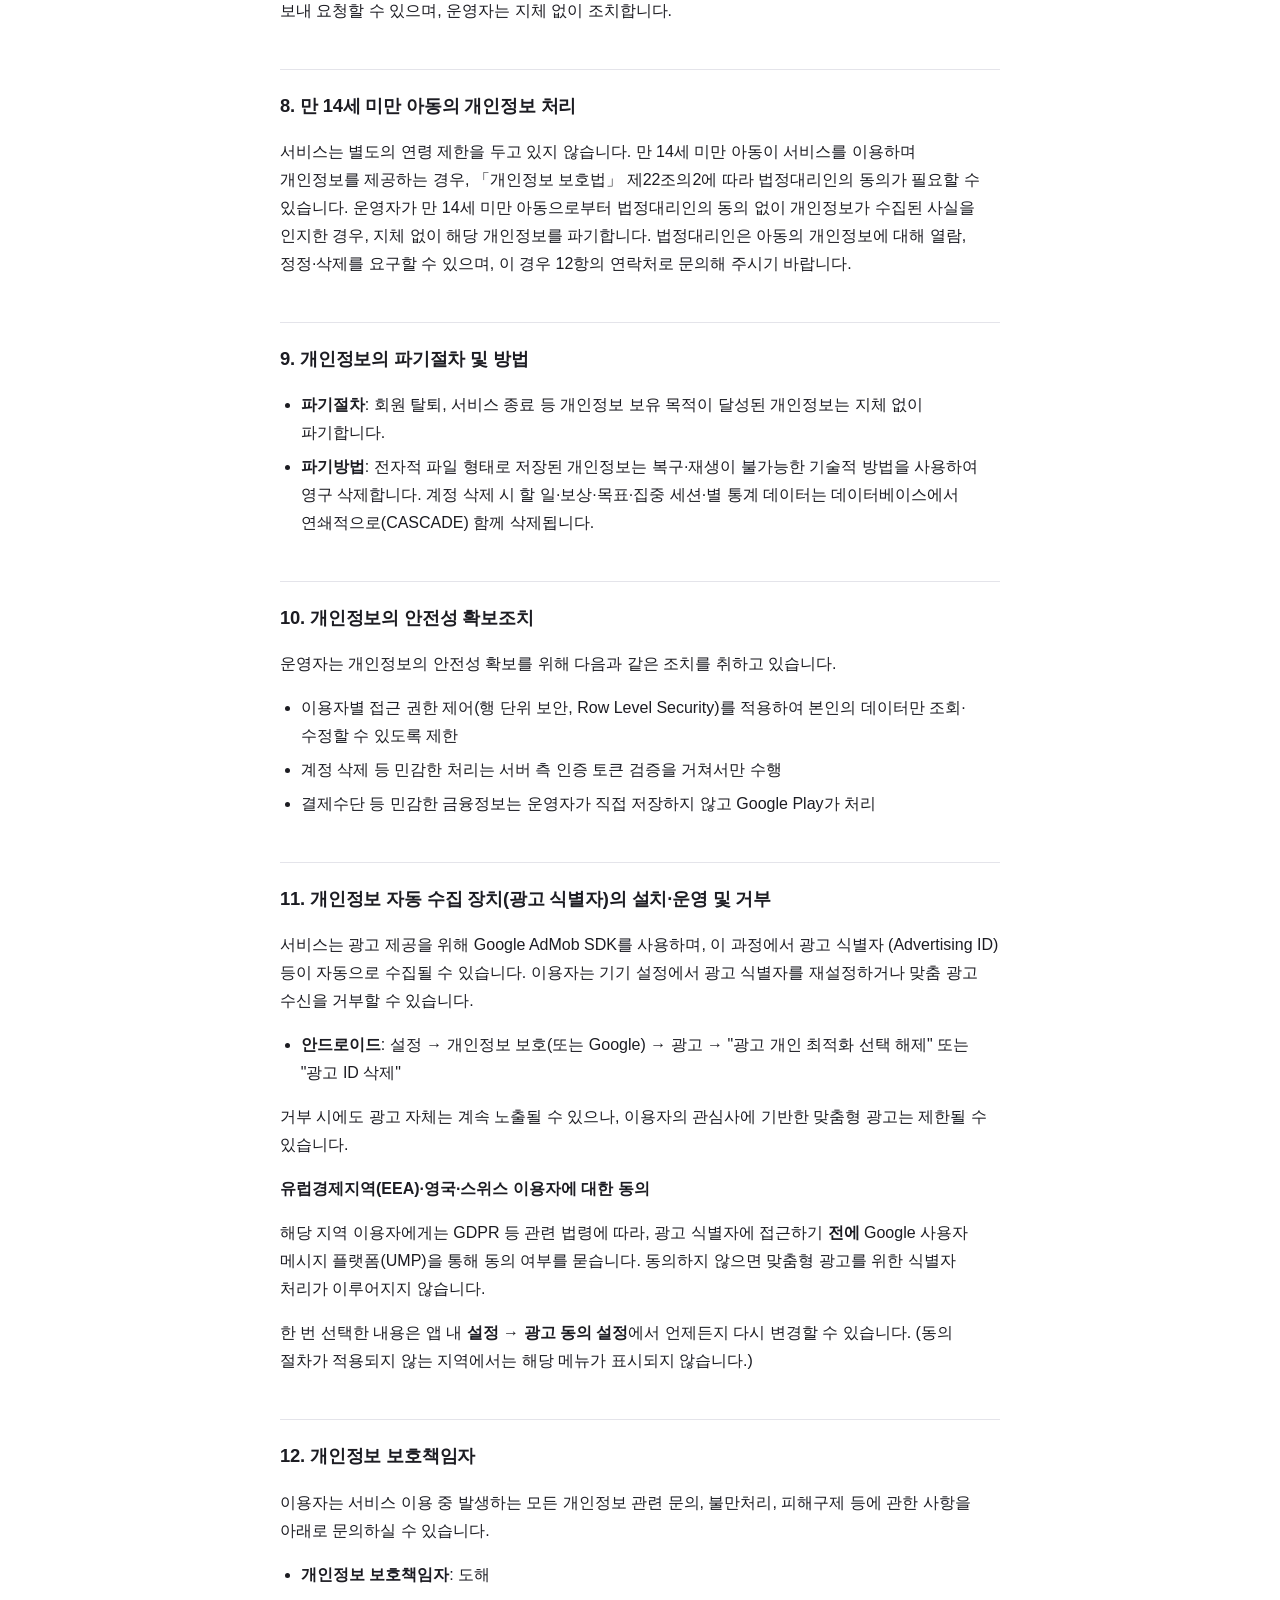
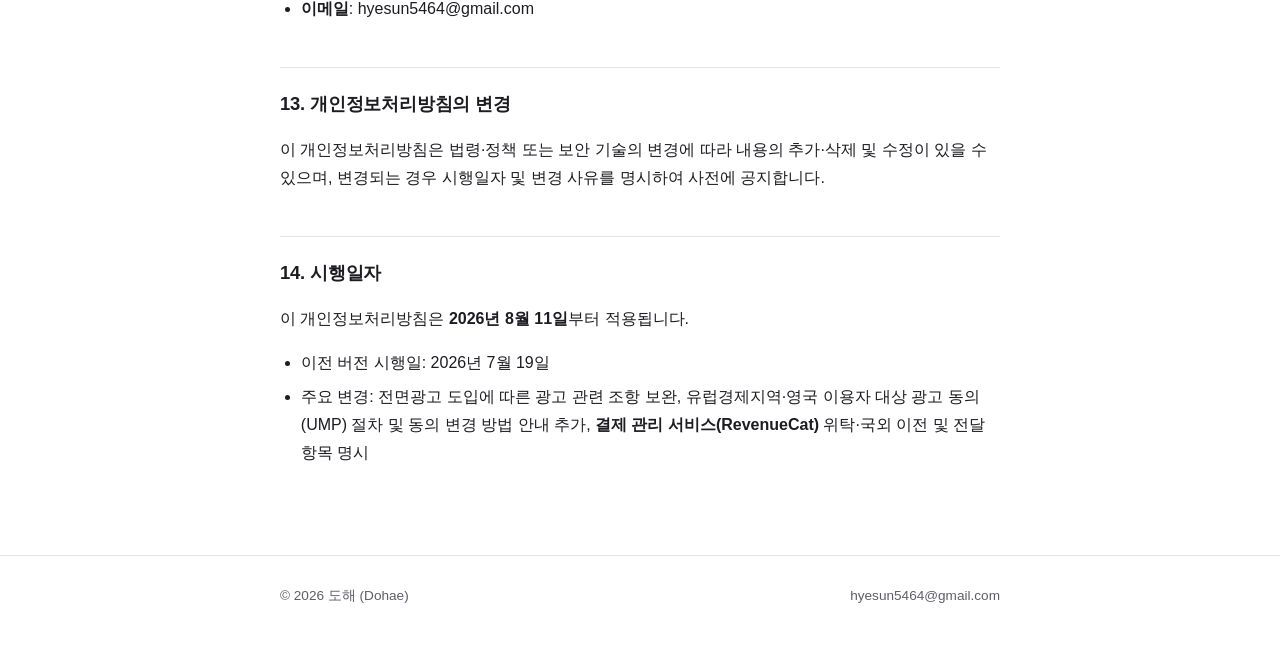
<file: my-star/privacy.html>
<!doctype html>
<html lang="ko">
<head>
<meta charset="utf-8">
<meta name="viewport" content="width=device-width, initial-scale=1">
<title>개인정보처리방침 · My Star</title>
<meta name="description" content="My Star 앱의 개인정보처리방침입니다.">
<meta name="color-scheme" content="light dark">
<link rel="stylesheet" href="../style.css">
<link rel="icon" href="data:image/svg+xml,<svg xmlns='http://www.w3.org/2000/svg' viewBox='0 0 100 100'><text y='.9em' font-size='90'>&#11088;</text></svg>">
<meta property="og:title" content="개인정보처리방침 · My Star">
<meta property="og:description" content="My Star 앱의 개인정보처리방침입니다.">
<meta property="og:type" content="website">
</head>
<body>
<header class="site-head">
  <div class="wrap">
    <a class="brand" href="index.html">&#11088; My Star</a>
    <nav class="site-nav"><a href="../index.html">전체 앱</a><a href="privacy.html">개인정보처리방침</a><a href="terms.html">이용약관</a></nav>
  </div>
</header>
<main>
  <div class="wrap doc">
    <h1>My Star 개인정보처리방침</h1>
    <p class="effective"><strong>시행일자: 2026년 8월 11일</strong> (개정 이력은 14항 참고)</p>
    <p>도해(이하 '운영자')는 「개인정보 보호법」 등 관련 법령을 준수하며, My Star(이하 '서비스') 이용자의
    개인정보를 보호하기 위해 다음과 같이 개인정보처리방침을 수립·공개합니다.</p>
    <hr />
    <h2>1. 개인정보의 처리 목적</h2>
    <p>운영자는 다음의 목적을 위해 개인정보를 처리합니다. 처리한 개인정보는 아래 목적 이외의
    용도로는 이용되지 않으며, 이용 목적이 변경될 경우 별도의 동의를 받는 등 필요한 조치를
    이행할 예정입니다.</p>
    <ul>
    <li><strong>회원 식별 및 로그인</strong>: 구글 계정을 통한 본인 확인 및 서비스 이용</li>
    <li><strong>서비스 제공</strong>: 할 일, 보상, 목표, 집중(포모도로) 세션 기록, 별(포인트) 통계 등 핵심 기능 제공</li>
    <li><strong>인앱 결제 처리</strong>: 유료 콘텐츠(1회성 구매 상품)의 구매 및 이용 권한 확인</li>
    <li><strong>광고 제공</strong>: 앱 내 배너 광고 및 전면광고 노출, 광고 성과 측정</li>
    <li><strong>고객 문의 대응</strong>: 문의 접수 및 처리, 계정 삭제 요청 처리</li>
    </ul>
    <h2>2. 개인정보의 처리 및 보유기간</h2>
    <ul>
    <li>개인정보는 <strong>회원 탈퇴(계정 삭제) 시까지</strong> 보유하며, 계정 삭제를 요청하면 관련 데이터
      (할 일·보상·목표·집중 세션 기록·별 통계)를 <strong>지체 없이 영구적으로 파기</strong>합니다.
      파기는 되돌릴 수 없습니다.</li>
    <li><strong>로그아웃은 개인정보를 삭제하지 않습니다.</strong> 동일 계정으로 다시 로그인하면 기존 데이터가
      그대로 유지됩니다.</li>
    <li>관계 법령에 따라 보존할 의무가 있는 경우(예: 전자상거래법상 결제·환불 기록)에는 해당
      법령에서 정한 기간 동안 별도로 분리 보관 후 파기합니다.</li>
    </ul>
    <div class="table-scroll"><table>
    <thead>
    <tr>
    <th>보존 항목</th>
    <th>보존 근거</th>
    <th>보존 기간</th>
    </tr>
    </thead>
    <tbody>
    <tr>
    <td>결제 관련 기록</td>
    <td>전자상거래 등에서의 소비자보호에 관한 법률</td>
    <td>5년</td>
    </tr>
    <tr>
    <td>소비자 불만 또는 분쟁처리 기록</td>
    <td>전자상거래 등에서의 소비자보호에 관한 법률</td>
    <td>3년</td>
    </tr>
    </tbody>
    </table></div>
    <h2>3. 처리하는 개인정보 항목</h2>
    <p><strong>가. 구글 로그인 시</strong>
    - 이메일 주소, 프로필 이름, 프로필 사진(URL), 계정 고유 식별자(UID)</p>
    <p><strong>나. 서비스 이용 과정에서 생성되는 정보</strong>
    - 등록한 할 일, 보상 목록, 목표, 집중 세션 기록(시작·종료 시각 등), 누적 별(포인트) 통계</p>
    <p><strong>다. 인앱 결제 시</strong>
    - 구매 상품 ID, 결제 일시, 구매 영수증(토큰) 등 구매 내역 확인에 필요한 최소 정보
    - <strong>카드번호 등 결제수단 정보는 운영자가 직접 수집하지 않으며</strong>, Google Play 결제
      시스템을 통해 처리됩니다.
    - 구매 상태를 계정에 연결하기 위해 <strong>계정 고유 식별자(UID)와 구매 내역이 결제 관리
      서비스(RevenueCat)로 전달</strong>됩니다.</p>
    <p><strong>라. 광고 제공 과정에서 자동 수집되는 정보</strong>
    - 광고 식별자(Google Advertising ID) 등 Google AdMob SDK가 자동으로 수집하는 정보
      (자세한 내용은 11항 참고)
    - 광고 동의 상태(유럽경제지역·영국 이용자에 한함)</p>
    <p>운영자는 위 항목 외의 개인정보(연락처, 위치정보 등)를 별도로 수집하지 않습니다.</p>
    <h2>4. 개인정보의 제3자 제공</h2>
    <p>운영자는 이용자의 개인정보를 원칙적으로 외부에 제공하지 않습니다. 다만 다음의 경우는
    예외로 합니다.</p>
    <ul>
    <li>이용자가 사전에 별도 동의를 한 경우</li>
    <li>법령의 규정에 의거하거나, 수사 목적으로 법령에 정해진 절차와 방법에 따라 수사기관의
      요구가 있는 경우</li>
    </ul>
    <h2>5. 개인정보 처리의 위탁</h2>
    <p>서비스 운영을 위해 아래와 같이 개인정보 처리를 위탁하고 있으며, 위탁 계약 시 개인정보가
    안전하게 관리될 수 있도록 필요한 사항을 규정하고 있습니다.</p>
    <div class="table-scroll"><table>
    <thead>
    <tr>
    <th>수탁업체</th>
    <th>위탁 업무 내용</th>
    </tr>
    </thead>
    <tbody>
    <tr>
    <td>Supabase, Inc.</td>
    <td>데이터베이스 호스팅, 사용자 인증 및 회원 데이터 저장</td>
    </tr>
    <tr>
    <td>Google LLC (Google Sign-In)</td>
    <td>구글 계정을 이용한 로그인 인증</td>
    </tr>
    <tr>
    <td>Google LLC (Google AdMob)</td>
    <td>앱 내 배너·전면 광고 노출, 광고 성과 측정 및 광고 동의 관리</td>
    </tr>
    <tr>
    <td>Google LLC (Google Play Billing)</td>
    <td>인앱 결제 처리</td>
    </tr>
    <tr>
    <td>RevenueCat, Inc.</td>
    <td>인앱 결제 영수증 검증 및 이용 권한 관리</td>
    </tr>
    </tbody>
    </table></div>
    <h2>6. 개인정보의 국외 이전</h2>
    <p>서비스는 데이터베이스·인증 인프라로 <strong>Supabase</strong>를, 로그인·광고로 <strong>Google</strong>의 서비스를
    이용하고 있으며, 이 과정에서 개인정보가 국외 서버에 저장·처리될 수 있습니다.</p>
    <div class="table-scroll"><table>
    <thead>
    <tr>
    <th>이전받는 자</th>
    <th>이전 목적</th>
    <th>이전되는 항목</th>
    <th>이전 국가</th>
    </tr>
    </thead>
    <tbody>
    <tr>
    <td>Supabase, Inc.</td>
    <td>데이터베이스·인증 호스팅</td>
    <td>3항의 가·나 정보</td>
    <td>인도 (South Asia, Mumbai 리전)</td>
    </tr>
    <tr>
    <td>Google LLC</td>
    <td>로그인 인증, 광고 제공</td>
    <td>계정 식별정보, 광고 식별자</td>
    <td>미국 등 Google 서버 소재 국가</td>
    </tr>
    <tr>
    <td>RevenueCat, Inc.</td>
    <td>결제 영수증 검증 및 이용 권한 관리</td>
    <td>계정 고유 식별자(UID), 구매 내역</td>
    <td>미국</td>
    </tr>
    </tbody>
    </table></div>
    <h2>7. 정보주체의 권리·의무 및 행사방법</h2>
    <p>이용자는 언제든지 다음의 권리를 행사할 수 있습니다.</p>
    <ul>
    <li>개인정보 열람 요구</li>
    <li>오류 등이 있을 경우 정정 요구</li>
    <li>삭제 요구(회원 탈퇴)</li>
    <li>처리정지 요구</li>
    </ul>
    <p>위 권리 행사는 앱 내 <strong>설정 → 계정 삭제</strong> 기능을 통해 직접 처리하거나, 아래 12항의
    연락처로 이메일을 보내 요청할 수 있으며, 운영자는 지체 없이 조치합니다.</p>
    <h2>8. 만 14세 미만 아동의 개인정보 처리</h2>
    <p>서비스는 별도의 연령 제한을 두고 있지 않습니다. 만 14세 미만 아동이 서비스를 이용하며
    개인정보를 제공하는 경우, 「개인정보 보호법」 제22조의2에 따라 법정대리인의 동의가
    필요할 수 있습니다. 운영자가 만 14세 미만 아동으로부터 법정대리인의 동의 없이 개인정보가
    수집된 사실을 인지한 경우, 지체 없이 해당 개인정보를 파기합니다. 법정대리인은 아동의
    개인정보에 대해 열람, 정정·삭제를 요구할 수 있으며, 이 경우 12항의 연락처로 문의해
    주시기 바랍니다.</p>
    <h2>9. 개인정보의 파기절차 및 방법</h2>
    <ul>
    <li><strong>파기절차</strong>: 회원 탈퇴, 서비스 종료 등 개인정보 보유 목적이 달성된 개인정보는 지체
      없이 파기합니다.</li>
    <li><strong>파기방법</strong>: 전자적 파일 형태로 저장된 개인정보는 복구·재생이 불가능한 기술적 방법을
      사용하여 영구 삭제합니다. 계정 삭제 시 할 일·보상·목표·집중 세션·별 통계 데이터는
      데이터베이스에서 연쇄적으로(CASCADE) 함께 삭제됩니다.</li>
    </ul>
    <h2>10. 개인정보의 안전성 확보조치</h2>
    <p>운영자는 개인정보의 안전성 확보를 위해 다음과 같은 조치를 취하고 있습니다.</p>
    <ul>
    <li>이용자별 접근 권한 제어(행 단위 보안, Row Level Security)를 적용하여 본인의 데이터만
      조회·수정할 수 있도록 제한</li>
    <li>계정 삭제 등 민감한 처리는 서버 측 인증 토큰 검증을 거쳐서만 수행</li>
    <li>결제수단 등 민감한 금융정보는 운영자가 직접 저장하지 않고 Google Play가 처리</li>
    </ul>
    <h2>11. 개인정보 자동 수집 장치(광고 식별자)의 설치·운영 및 거부</h2>
    <p>서비스는 광고 제공을 위해 Google AdMob SDK를 사용하며, 이 과정에서 광고 식별자
    (Advertising ID) 등이 자동으로 수집될 수 있습니다. 이용자는 기기 설정에서 광고 식별자를
    재설정하거나 맞춤 광고 수신을 거부할 수 있습니다.</p>
    <ul>
    <li><strong>안드로이드</strong>: 설정 → 개인정보 보호(또는 Google) → 광고 → "광고 개인 최적화 선택 해제"
      또는 "광고 ID 삭제"</li>
    </ul>
    <p>거부 시에도 광고 자체는 계속 노출될 수 있으나, 이용자의 관심사에 기반한 맞춤형 광고는
    제한될 수 있습니다.</p>
    <p><strong>유럽경제지역(EEA)·영국·스위스 이용자에 대한 동의</strong></p>
    <p>해당 지역 이용자에게는 GDPR 등 관련 법령에 따라, 광고 식별자에 접근하기 <strong>전에</strong> Google
    사용자 메시지 플랫폼(UMP)을 통해 동의 여부를 묻습니다. 동의하지 않으면 맞춤형 광고를
    위한 식별자 처리가 이루어지지 않습니다.</p>
    <p>한 번 선택한 내용은 앱 내 <strong>설정 → 광고 동의 설정</strong>에서 언제든지 다시 변경할 수 있습니다.
    (동의 절차가 적용되지 않는 지역에서는 해당 메뉴가 표시되지 않습니다.)</p>
    <h2>12. 개인정보 보호책임자</h2>
    <p>이용자는 서비스 이용 중 발생하는 모든 개인정보 관련 문의, 불만처리, 피해구제 등에 관한
    사항을 아래로 문의하실 수 있습니다.</p>
    <ul>
    <li><strong>개인정보 보호책임자</strong>: 도해</li>
    <li><strong>이메일</strong>: hyesun5464@gmail.com</li>
    </ul>
    <h2>13. 개인정보처리방침의 변경</h2>
    <p>이 개인정보처리방침은 법령·정책 또는 보안 기술의 변경에 따라 내용의 추가·삭제 및 수정이
    있을 수 있으며, 변경되는 경우 시행일자 및 변경 사유를 명시하여 사전에 공지합니다.</p>
    <h2>14. 시행일자</h2>
    <p>이 개인정보처리방침은 <strong>2026년 8월 11일</strong>부터 적용됩니다.</p>
    <ul>
    <li>이전 버전 시행일: 2026년 7월 19일</li>
    <li>주요 변경: 전면광고 도입에 따른 광고 관련 조항 보완, 유럽경제지역·영국 이용자 대상
      광고 동의(UMP) 절차 및 동의 변경 방법 안내 추가, <strong>결제 관리 서비스(RevenueCat)</strong>
      위탁·국외 이전 및 전달 항목 명시</li>
    </ul>
  </div>
</main>
<footer class="site-foot">
  <div class="wrap">
    <span>&copy; 2026 도해 (Dohae)</span>
    <span><a href="mailto:hyesun5464@gmail.com">hyesun5464@gmail.com</a></span>
  </div>
</footer>
</body>
</html>
</file>
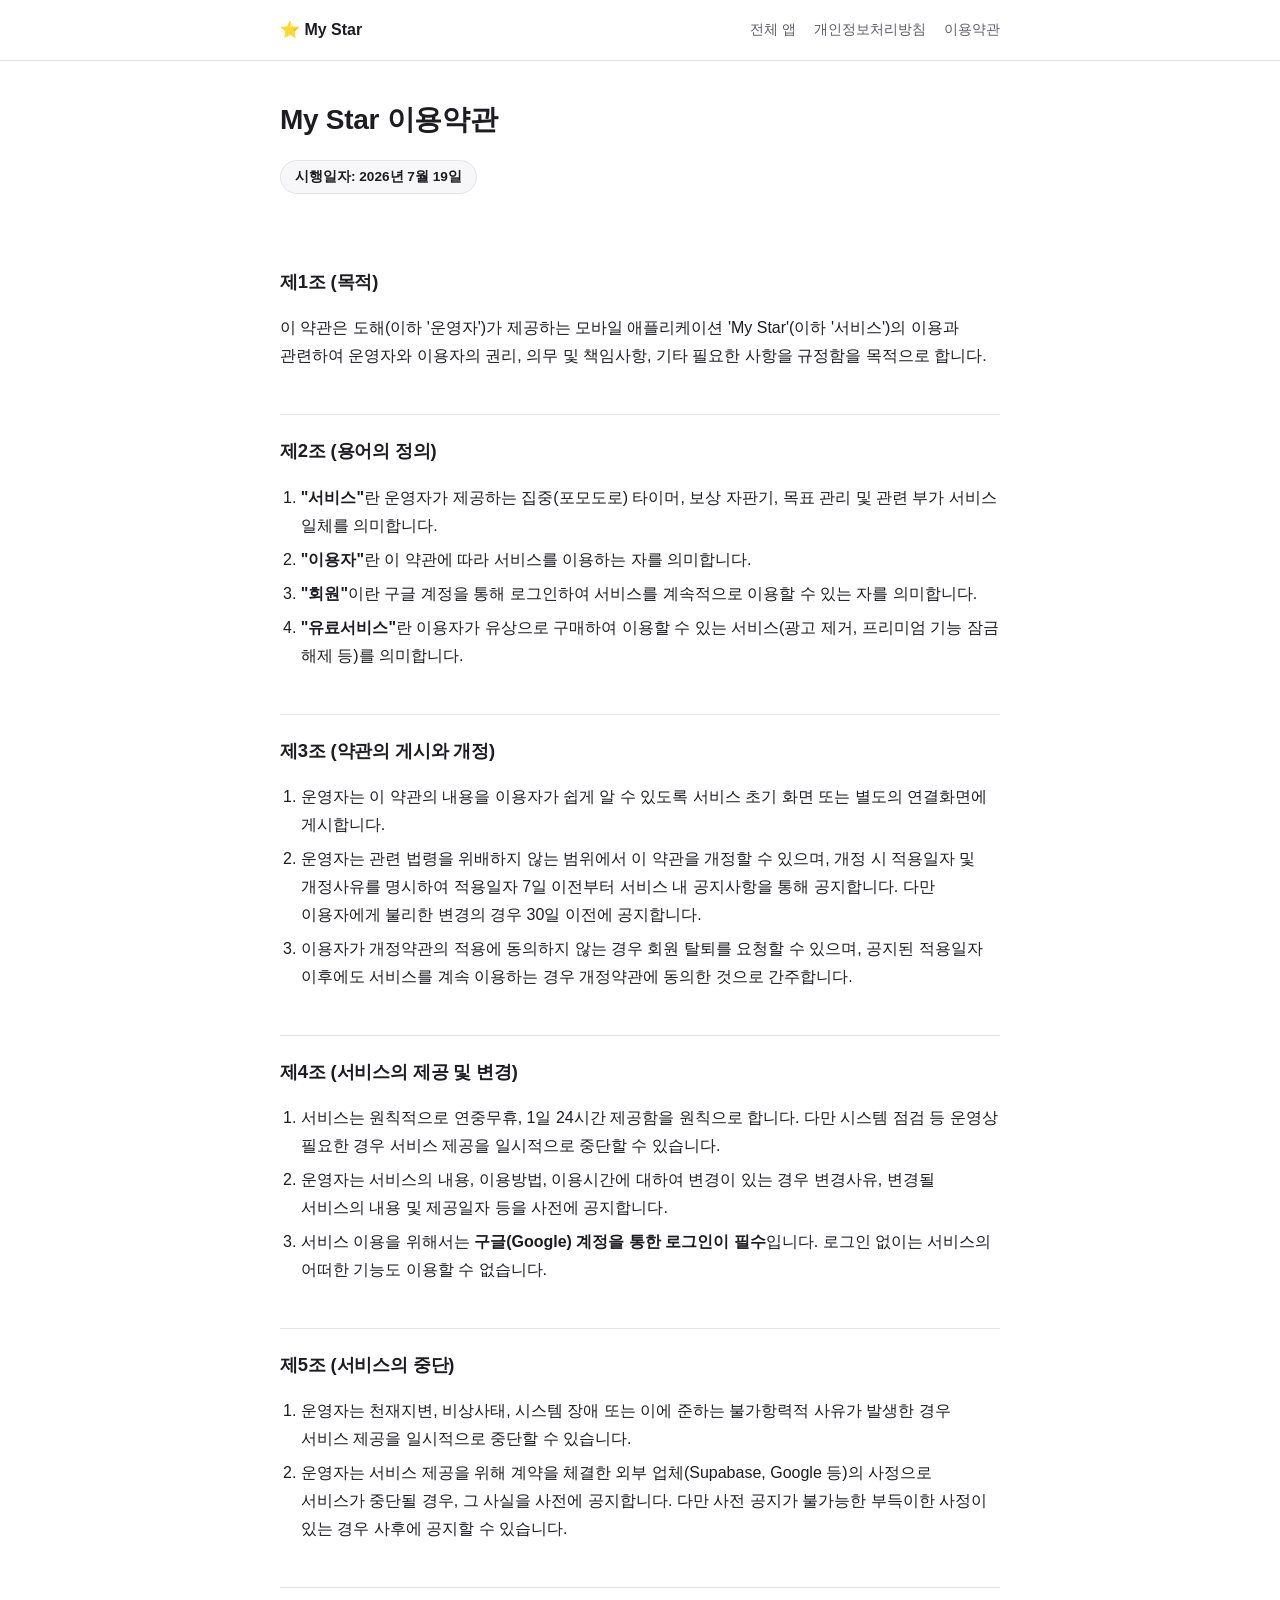
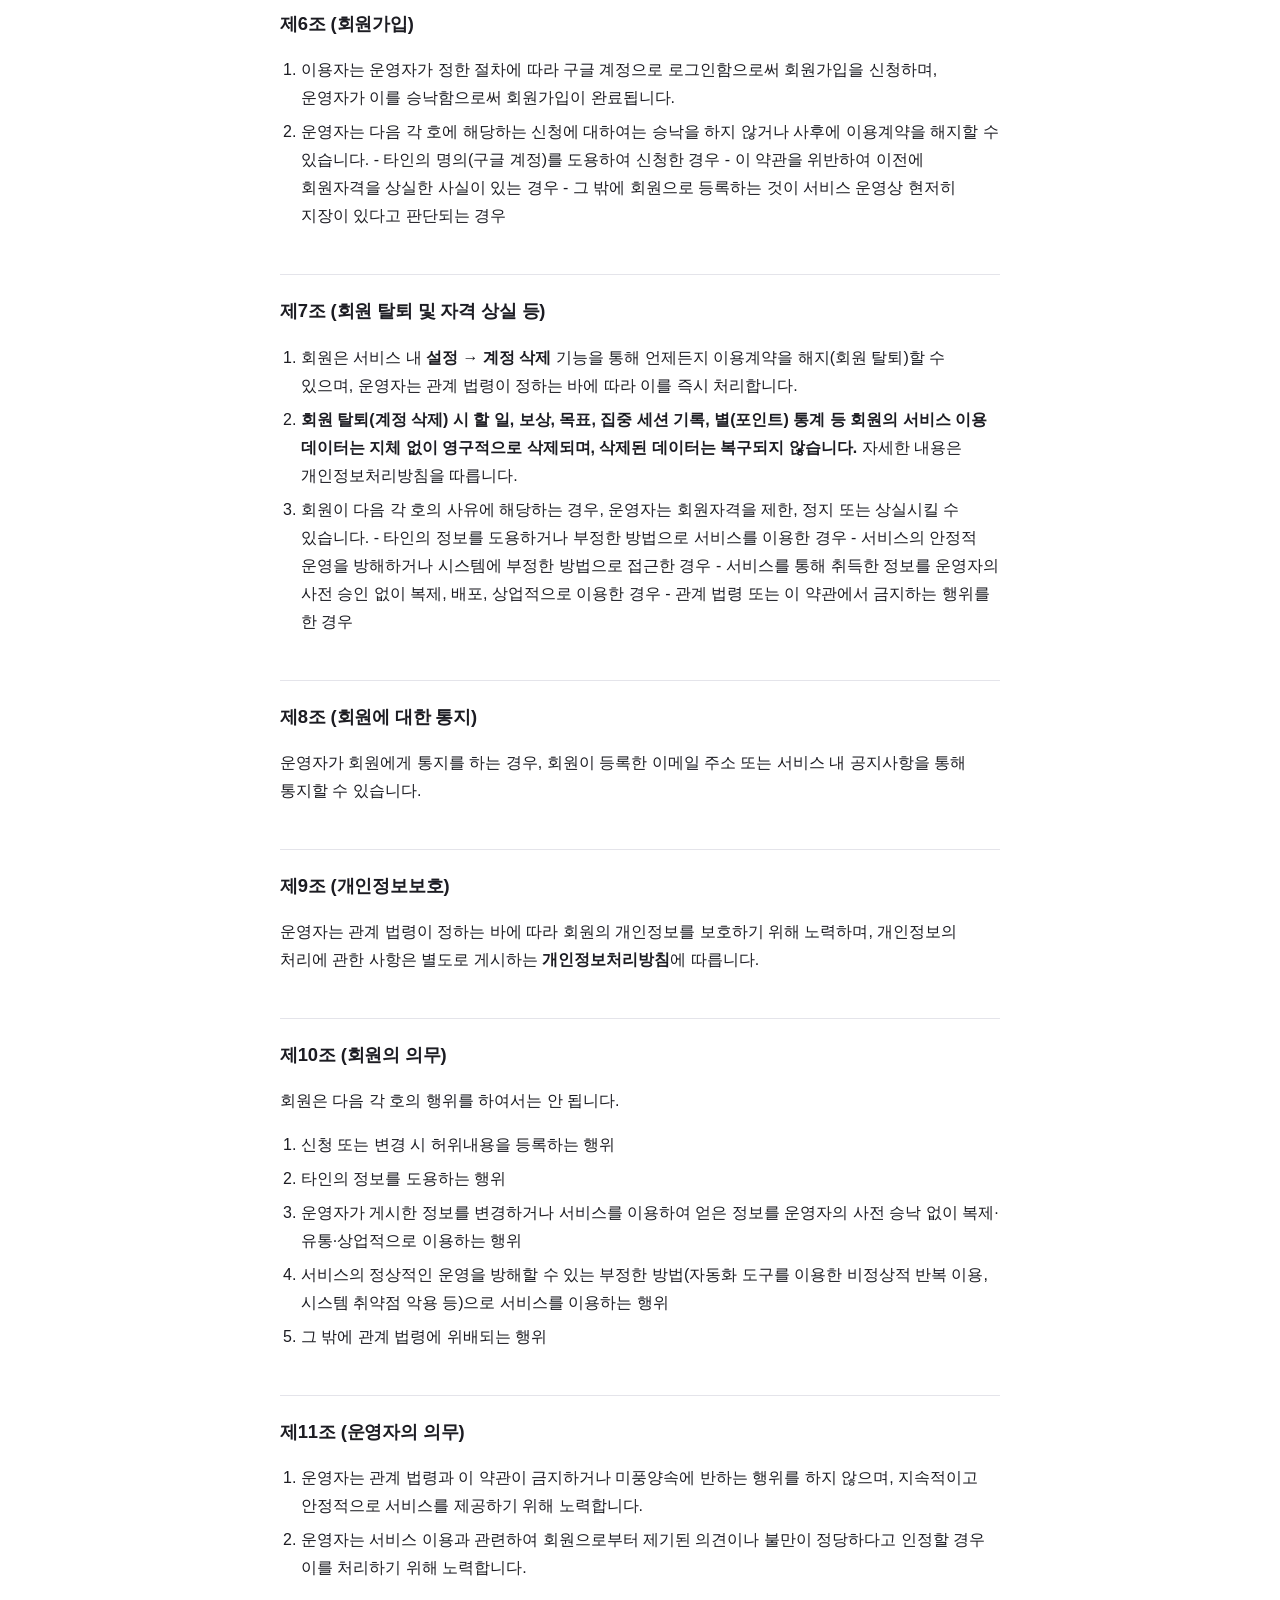
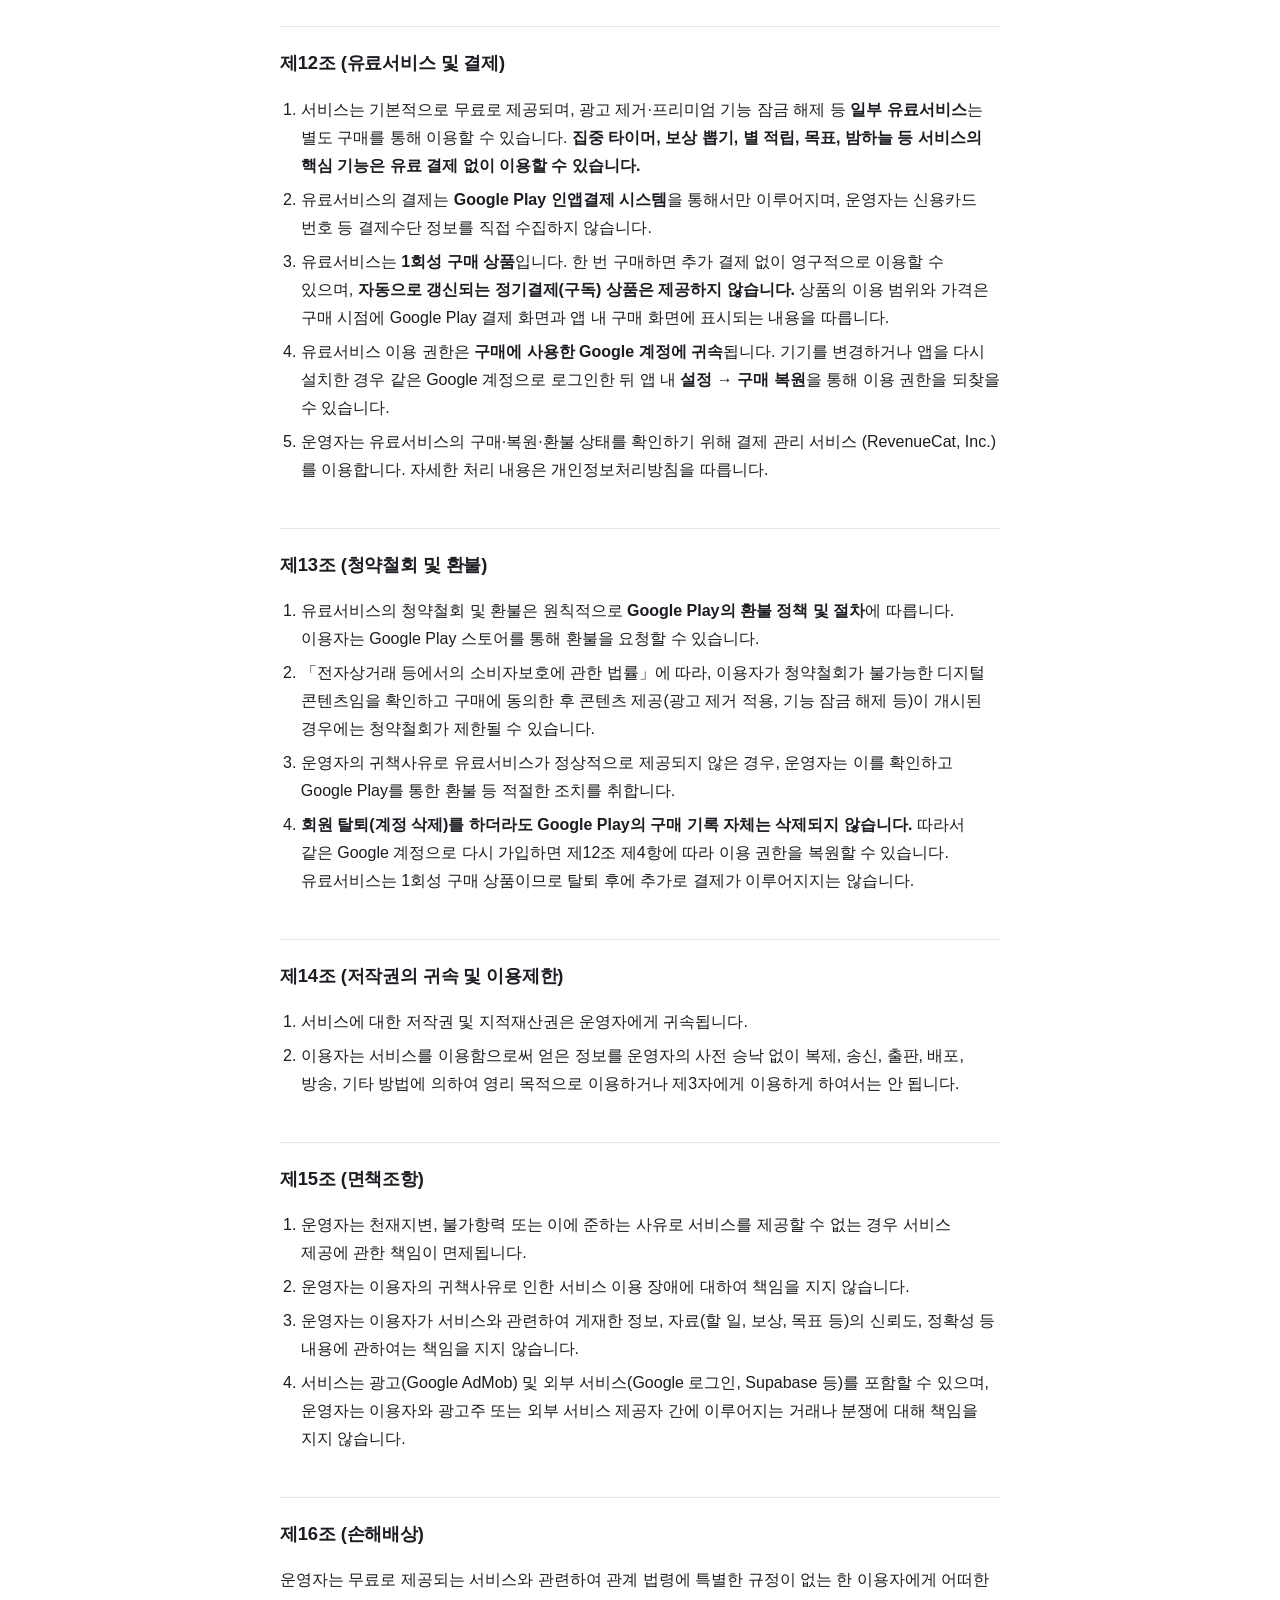
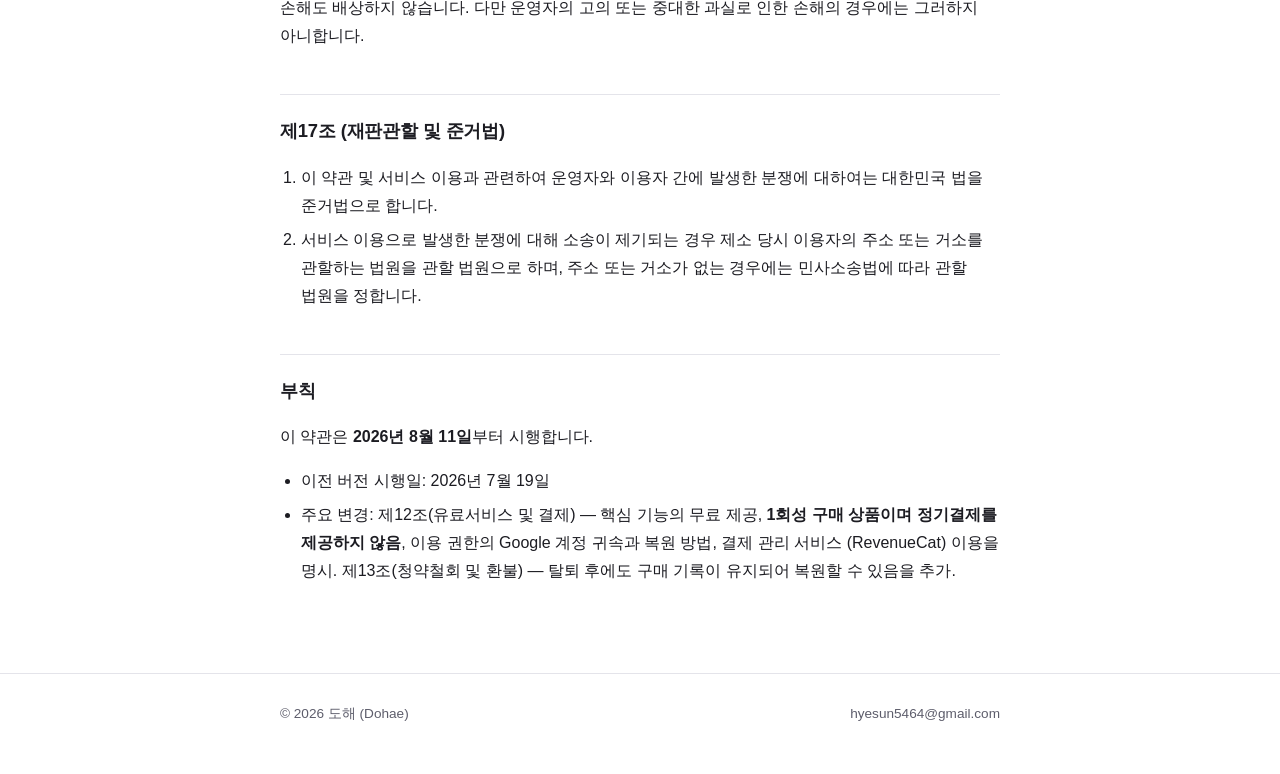
<file: my-star/terms.html>
<!doctype html>
<html lang="ko">
<head>
<meta charset="utf-8">
<meta name="viewport" content="width=device-width, initial-scale=1">
<title>이용약관 · My Star</title>
<meta name="description" content="My Star 앱의 이용약관입니다.">
<meta name="color-scheme" content="light dark">
<link rel="stylesheet" href="../style.css">
<link rel="icon" href="data:image/svg+xml,<svg xmlns='http://www.w3.org/2000/svg' viewBox='0 0 100 100'><text y='.9em' font-size='90'>&#11088;</text></svg>">
<meta property="og:title" content="이용약관 · My Star">
<meta property="og:description" content="My Star 앱의 이용약관입니다.">
<meta property="og:type" content="website">
</head>
<body>
<header class="site-head">
  <div class="wrap">
    <a class="brand" href="index.html">&#11088; My Star</a>
    <nav class="site-nav"><a href="../index.html">전체 앱</a><a href="privacy.html">개인정보처리방침</a><a href="terms.html">이용약관</a></nav>
  </div>
</header>
<main>
  <div class="wrap doc">
    <h1>My Star 이용약관</h1>
    <p class="effective"><strong>시행일자: 2026년 7월 19일</strong></p>
    <h2>제1조 (목적)</h2>
    <p>이 약관은 도해(이하 '운영자')가 제공하는 모바일 애플리케이션 'My Star'(이하 '서비스')의
    이용과 관련하여 운영자와 이용자의 권리, 의무 및 책임사항, 기타 필요한 사항을 규정함을
    목적으로 합니다.</p>
    <h2>제2조 (용어의 정의)</h2>
    <ol>
    <li><strong>"서비스"</strong>란 운영자가 제공하는 집중(포모도로) 타이머, 보상 자판기, 목표 관리 및
       관련 부가 서비스 일체를 의미합니다.</li>
    <li><strong>"이용자"</strong>란 이 약관에 따라 서비스를 이용하는 자를 의미합니다.</li>
    <li><strong>"회원"</strong>이란 구글 계정을 통해 로그인하여 서비스를 계속적으로 이용할 수 있는 자를
       의미합니다.</li>
    <li><strong>"유료서비스"</strong>란 이용자가 유상으로 구매하여 이용할 수 있는 서비스(광고 제거, 프리미엄
       기능 잠금 해제 등)를 의미합니다.</li>
    </ol>
    <h2>제3조 (약관의 게시와 개정)</h2>
    <ol>
    <li>운영자는 이 약관의 내용을 이용자가 쉽게 알 수 있도록 서비스 초기 화면 또는 별도의
       연결화면에 게시합니다.</li>
    <li>운영자는 관련 법령을 위배하지 않는 범위에서 이 약관을 개정할 수 있으며, 개정 시
       적용일자 및 개정사유를 명시하여 적용일자 7일 이전부터 서비스 내 공지사항을 통해
       공지합니다. 다만 이용자에게 불리한 변경의 경우 30일 이전에 공지합니다.</li>
    <li>이용자가 개정약관의 적용에 동의하지 않는 경우 회원 탈퇴를 요청할 수 있으며, 공지된
       적용일자 이후에도 서비스를 계속 이용하는 경우 개정약관에 동의한 것으로 간주합니다.</li>
    </ol>
    <h2>제4조 (서비스의 제공 및 변경)</h2>
    <ol>
    <li>서비스는 원칙적으로 연중무휴, 1일 24시간 제공함을 원칙으로 합니다. 다만 시스템 점검
       등 운영상 필요한 경우 서비스 제공을 일시적으로 중단할 수 있습니다.</li>
    <li>운영자는 서비스의 내용, 이용방법, 이용시간에 대하여 변경이 있는 경우 변경사유, 변경될
       서비스의 내용 및 제공일자 등을 사전에 공지합니다.</li>
    <li>서비스 이용을 위해서는 <strong>구글(Google) 계정을 통한 로그인이 필수</strong>입니다. 로그인 없이는
       서비스의 어떠한 기능도 이용할 수 없습니다.</li>
    </ol>
    <h2>제5조 (서비스의 중단)</h2>
    <ol>
    <li>운영자는 천재지변, 비상사태, 시스템 장애 또는 이에 준하는 불가항력적 사유가 발생한
       경우 서비스 제공을 일시적으로 중단할 수 있습니다.</li>
    <li>운영자는 서비스 제공을 위해 계약을 체결한 외부 업체(Supabase, Google 등)의 사정으로
       서비스가 중단될 경우, 그 사실을 사전에 공지합니다. 다만 사전 공지가 불가능한 부득이한
       사정이 있는 경우 사후에 공지할 수 있습니다.</li>
    </ol>
    <h2>제6조 (회원가입)</h2>
    <ol>
    <li>이용자는 운영자가 정한 절차에 따라 구글 계정으로 로그인함으로써 회원가입을 신청하며,
       운영자가 이를 승낙함으로써 회원가입이 완료됩니다.</li>
    <li>운영자는 다음 각 호에 해당하는 신청에 대하여는 승낙을 하지 않거나 사후에 이용계약을
       해지할 수 있습니다.
       - 타인의 명의(구글 계정)를 도용하여 신청한 경우
       - 이 약관을 위반하여 이전에 회원자격을 상실한 사실이 있는 경우
       - 그 밖에 회원으로 등록하는 것이 서비스 운영상 현저히 지장이 있다고 판단되는 경우</li>
    </ol>
    <h2>제7조 (회원 탈퇴 및 자격 상실 등)</h2>
    <ol>
    <li>회원은 서비스 내 <strong>설정 → 계정 삭제</strong> 기능을 통해 언제든지 이용계약을 해지(회원 탈퇴)할
       수 있으며, 운영자는 관계 법령이 정하는 바에 따라 이를 즉시 처리합니다.</li>
    <li><strong>회원 탈퇴(계정 삭제) 시 할 일, 보상, 목표, 집중 세션 기록, 별(포인트) 통계 등 회원의
       서비스 이용 데이터는 지체 없이 영구적으로 삭제되며, 삭제된 데이터는 복구되지 않습니다.</strong>
       자세한 내용은 개인정보처리방침을 따릅니다.</li>
    <li>회원이 다음 각 호의 사유에 해당하는 경우, 운영자는 회원자격을 제한, 정지 또는
       상실시킬 수 있습니다.
       - 타인의 정보를 도용하거나 부정한 방법으로 서비스를 이용한 경우
       - 서비스의 안정적 운영을 방해하거나 시스템에 부정한 방법으로 접근한 경우
       - 서비스를 통해 취득한 정보를 운영자의 사전 승인 없이 복제, 배포, 상업적으로
         이용한 경우
       - 관계 법령 또는 이 약관에서 금지하는 행위를 한 경우</li>
    </ol>
    <h2>제8조 (회원에 대한 통지)</h2>
    <p>운영자가 회원에게 통지를 하는 경우, 회원이 등록한 이메일 주소 또는 서비스 내 공지사항을
    통해 통지할 수 있습니다.</p>
    <h2>제9조 (개인정보보호)</h2>
    <p>운영자는 관계 법령이 정하는 바에 따라 회원의 개인정보를 보호하기 위해 노력하며, 개인정보의
    처리에 관한 사항은 별도로 게시하는 <strong>개인정보처리방침</strong>에 따릅니다.</p>
    <h2>제10조 (회원의 의무)</h2>
    <p>회원은 다음 각 호의 행위를 하여서는 안 됩니다.</p>
    <ol>
    <li>신청 또는 변경 시 허위내용을 등록하는 행위</li>
    <li>타인의 정보를 도용하는 행위</li>
    <li>운영자가 게시한 정보를 변경하거나 서비스를 이용하여 얻은 정보를 운영자의 사전 승낙
       없이 복제·유통·상업적으로 이용하는 행위</li>
    <li>서비스의 정상적인 운영을 방해할 수 있는 부정한 방법(자동화 도구를 이용한 비정상적
       반복 이용, 시스템 취약점 악용 등)으로 서비스를 이용하는 행위</li>
    <li>그 밖에 관계 법령에 위배되는 행위</li>
    </ol>
    <h2>제11조 (운영자의 의무)</h2>
    <ol>
    <li>운영자는 관계 법령과 이 약관이 금지하거나 미풍양속에 반하는 행위를 하지 않으며,
       지속적이고 안정적으로 서비스를 제공하기 위해 노력합니다.</li>
    <li>운영자는 서비스 이용과 관련하여 회원으로부터 제기된 의견이나 불만이 정당하다고
       인정할 경우 이를 처리하기 위해 노력합니다.</li>
    </ol>
    <h2>제12조 (유료서비스 및 결제)</h2>
    <ol>
    <li>서비스는 기본적으로 무료로 제공되며, 광고 제거·프리미엄 기능 잠금 해제 등
       <strong>일부 유료서비스</strong>는 별도 구매를 통해 이용할 수 있습니다. <strong>집중 타이머, 보상
       뽑기, 별 적립, 목표, 밤하늘 등 서비스의 핵심 기능은 유료 결제 없이 이용할 수
       있습니다.</strong></li>
    <li>유료서비스의 결제는 <strong>Google Play 인앱결제 시스템</strong>을 통해서만 이루어지며, 운영자는
       신용카드 번호 등 결제수단 정보를 직접 수집하지 않습니다.</li>
    <li>유료서비스는 <strong>1회성 구매 상품</strong>입니다. 한 번 구매하면 추가 결제 없이 영구적으로
       이용할 수 있으며, <strong>자동으로 갱신되는 정기결제(구독) 상품은 제공하지 않습니다.</strong>
       상품의 이용 범위와 가격은 구매 시점에 Google Play 결제 화면과 앱 내 구매 화면에
       표시되는 내용을 따릅니다.</li>
    <li>유료서비스 이용 권한은 <strong>구매에 사용한 Google 계정에 귀속</strong>됩니다. 기기를 변경하거나
       앱을 다시 설치한 경우 같은 Google 계정으로 로그인한 뒤 앱 내 <strong>설정 → 구매 복원</strong>을
       통해 이용 권한을 되찾을 수 있습니다.</li>
    <li>운영자는 유료서비스의 구매·복원·환불 상태를 확인하기 위해 결제 관리 서비스
       (RevenueCat, Inc.)를 이용합니다. 자세한 처리 내용은 개인정보처리방침을 따릅니다.</li>
    </ol>
    <h2>제13조 (청약철회 및 환불)</h2>
    <ol>
    <li>유료서비스의 청약철회 및 환불은 원칙적으로 <strong>Google Play의 환불 정책 및 절차</strong>에
       따릅니다. 이용자는 Google Play 스토어를 통해 환불을 요청할 수 있습니다.</li>
    <li>「전자상거래 등에서의 소비자보호에 관한 법률」에 따라, 이용자가 청약철회가 불가능한
       디지털 콘텐츠임을 확인하고 구매에 동의한 후 콘텐츠 제공(광고 제거 적용, 기능 잠금
       해제 등)이 개시된 경우에는 청약철회가 제한될 수 있습니다.</li>
    <li>운영자의 귀책사유로 유료서비스가 정상적으로 제공되지 않은 경우, 운영자는 이를 확인하고
       Google Play를 통한 환불 등 적절한 조치를 취합니다.</li>
    <li><strong>회원 탈퇴(계정 삭제)를 하더라도 Google Play의 구매 기록 자체는 삭제되지 않습니다.</strong>
       따라서 같은 Google 계정으로 다시 가입하면 제12조 제4항에 따라 이용 권한을 복원할 수
       있습니다. 유료서비스는 1회성 구매 상품이므로 탈퇴 후에 추가로 결제가 이루어지지는
       않습니다.</li>
    </ol>
    <h2>제14조 (저작권의 귀속 및 이용제한)</h2>
    <ol>
    <li>서비스에 대한 저작권 및 지적재산권은 운영자에게 귀속됩니다.</li>
    <li>이용자는 서비스를 이용함으로써 얻은 정보를 운영자의 사전 승낙 없이 복제, 송신, 출판,
       배포, 방송, 기타 방법에 의하여 영리 목적으로 이용하거나 제3자에게 이용하게 하여서는
       안 됩니다.</li>
    </ol>
    <h2>제15조 (면책조항)</h2>
    <ol>
    <li>운영자는 천재지변, 불가항력 또는 이에 준하는 사유로 서비스를 제공할 수 없는 경우
       서비스 제공에 관한 책임이 면제됩니다.</li>
    <li>운영자는 이용자의 귀책사유로 인한 서비스 이용 장애에 대하여 책임을 지지 않습니다.</li>
    <li>운영자는 이용자가 서비스와 관련하여 게재한 정보, 자료(할 일, 보상, 목표 등)의
       신뢰도, 정확성 등 내용에 관하여는 책임을 지지 않습니다.</li>
    <li>서비스는 광고(Google AdMob) 및 외부 서비스(Google 로그인, Supabase 등)를 포함할 수
       있으며, 운영자는 이용자와 광고주 또는 외부 서비스 제공자 간에 이루어지는 거래나
       분쟁에 대해 책임을 지지 않습니다.</li>
    </ol>
    <h2>제16조 (손해배상)</h2>
    <p>운영자는 무료로 제공되는 서비스와 관련하여 관계 법령에 특별한 규정이 없는 한 이용자에게
    어떠한 손해도 배상하지 않습니다. 다만 운영자의 고의 또는 중대한 과실로 인한 손해의
    경우에는 그러하지 아니합니다.</p>
    <h2>제17조 (재판관할 및 준거법)</h2>
    <ol>
    <li>이 약관 및 서비스 이용과 관련하여 운영자와 이용자 간에 발생한 분쟁에 대하여는
       대한민국 법을 준거법으로 합니다.</li>
    <li>서비스 이용으로 발생한 분쟁에 대해 소송이 제기되는 경우 제소 당시 이용자의 주소 또는
       거소를 관할하는 법원을 관할 법원으로 하며, 주소 또는 거소가 없는 경우에는 민사소송법에
       따라 관할 법원을 정합니다.</li>
    </ol>
    <h2>부칙</h2>
    <p>이 약관은 <strong>2026년 8월 11일</strong>부터 시행합니다.</p>
    <ul>
    <li>이전 버전 시행일: 2026년 7월 19일</li>
    <li>주요 변경: 제12조(유료서비스 및 결제) — 핵심 기능의 무료 제공, <strong>1회성 구매 상품이며
      정기결제를 제공하지 않음</strong>, 이용 권한의 Google 계정 귀속과 복원 방법, 결제 관리 서비스
      (RevenueCat) 이용을 명시. 제13조(청약철회 및 환불) — 탈퇴 후에도 구매 기록이 유지되어
      복원할 수 있음을 추가.</li>
    </ul>
  </div>
</main>
<footer class="site-foot">
  <div class="wrap">
    <span>&copy; 2026 도해 (Dohae)</span>
    <span><a href="mailto:hyesun5464@gmail.com">hyesun5464@gmail.com</a></span>
  </div>
</footer>
</body>
</html>
</file>
<file: studio.css>
:root{--paper:#f8f6f0;--ink:#292d25;--muted:#686e60;--green:#4c6047;--line:#dedfd4;--serif:Georgia,"Batang",serif}*{box-sizing:border-box}html{scroll-behavior:smooth;scroll-padding-top:90px}body{margin:0;background:var(--paper);color:var(--ink);font-family:-apple-system,BlinkMacSystemFont,"Segoe UI","Apple SD Gothic Neo","Malgun Gothic",sans-serif;line-height:1.75;word-break:keep-all}a{color:inherit;text-decoration:none}a:hover{text-decoration:underline}a:focus-visible,button:focus-visible{outline:3px solid #ba7c28;outline-offset:5px}img{display:block;max-width:100%;height:auto}h1,h2,h3,p{margin-top:0}h1,h2,h3{line-height:1.3;letter-spacing:-.055em}p{color:var(--muted)}.skip{position:absolute;top:-100px}.skip:focus{top:0;background:white;z-index:99;padding:10px}.header{max-width:1260px;margin:auto;height:94px;padding:0 40px;display:flex;align-items:center;justify-content:space-between;border-bottom:1px solid var(--line)}.brand{display:flex;align-items:center;gap:12px;font-family:var(--serif);font-size:27px;font-weight:bold;letter-spacing:-1px}.brand-ko{font:12px sans-serif;letter-spacing:2px;color:var(--muted);margin-left:6px}.cube{color:var(--green);font-size:38px}.header nav{display:flex;gap:30px;font-size:14px}.container{max-width:1180px;margin:auto;padding:0 40px}.eyebrow{font-size:11px;letter-spacing:3px;font-weight:700;text-transform:uppercase;color:var(--green);display:block;margin-bottom:25px}.hero{display:grid;grid-template-columns:1.05fr 1fr;gap:60px;align-items:center;padding:92px 0 100px}.hero h1{font-size:clamp(40px,4.8vw,66px);font-weight:600;margin-bottom:27px}.hero h1 em{font-style:normal;color:var(--green)}.hero .lead{font-size:17px;max-width:480px;line-height:1.9}.actions{display:flex;flex-wrap:wrap;gap:12px;margin-top:30px}.btn{display:inline-flex;align-items:center;justify-content:center;gap:22px;background:var(--green);color:#fff;padding:14px 23px;border:1px solid var(--green);border-radius:6px;font-size:14px;font-weight:600;min-height:50px}.btn.secondary{background:transparent;color:var(--green)}.btn:hover{text-decoration:none;filter:brightness(.94)}.hero-art{height:490px;position:relative;background:#e9ecdf;border-radius:160px 160px 18px 18px;display:flex;align-items:center;justify-content:center;overflow:hidden}.hero-art:before{content:"";position:absolute;width:320px;height:320px;border:1px solid #cad2bc;border-radius:50%}.hero-art img{width:172px;border-radius:21px;box-shadow:0 24px 40px #24331a22;position:absolute}.hero-art img:first-child{transform:rotate(-11deg);left:35px;top:87px}.hero-art img:nth-child(2){transform:rotate(10deg);right:32px;top:36px}.art-caption{position:absolute;bottom:25px;left:0;right:0;text-align:center;font-size:11px;letter-spacing:2px;color:var(--green)}.section-head{display:flex;align-items:end;justify-content:space-between;margin:15px 0 36px;gap:20px}.section-head h2{font-size:36px;margin:0}.section-head p{font-size:14px;margin:0}.app{display:grid;grid-template-columns:1fr 1fr;gap:65px;align-items:center;margin-bottom:55px;padding:55px;border:1px solid var(--line);border-radius:18px;background:#fffdf8}.app:nth-of-type(even) .app-visual{order:2}.app-visual{height:470px;border-radius:12px;overflow:hidden;display:flex;align-items:flex-start;justify-content:center;padding-top:35px;background:#e8ecdf;position:relative}.app-visual img{width:210px;border-radius:21px;box-shadow:0 18px 30px #0002}.night .app-visual{background:#17182a}.sand .app-visual{background:#eeeadc}.app-title{display:flex;align-items:center;justify-content:space-between;margin-bottom:23px}.app-title h3{font-family:var(--serif);font-size:30px;letter-spacing:-1px;margin:0}.tag{font-size:10px;letter-spacing:.4px;border:1px solid currentColor;padding:4px 9px;border-radius:99px;color:var(--green)}.app h4{font-size:28px;line-height:1.5;letter-spacing:-1px;margin:0 0 20px}.app p{font-size:15px;line-height:1.9}.text-link{display:inline-block;font-size:14px;border-bottom:1px solid var(--green);padding-bottom:3px;margin-top:20px;color:var(--green)}.number{font:italic 16px var(--serif);color:#909781;margin-right:10px}.about{display:grid;grid-template-columns:1fr 1.3fr;gap:80px;margin:100px 0 80px;border-top:1px solid var(--line);padding-top:55px}.about h2{font-size:36px}.about p{font-size:16px;line-height:2}.contact{padding:45px 0 70px;border-top:1px solid var(--line);display:flex;align-items:center;justify-content:space-between;gap:25px}.contact h2{font-size:30px;margin-bottom:10px}.contact p{margin:0}.footer{max-width:1180px;margin:auto;padding:35px 40px 45px;border-top:1px solid var(--line);display:flex;justify-content:space-between;gap:30px}.footer p{font-size:12px;margin:10px 0}.footer>div:last-child{display:flex;flex-direction:column;align-items:flex-end;gap:10px;font-size:12px}.footer small{color:var(--muted)}.detail-hero{padding:70px 0 65px;display:grid;grid-template-columns:1.2fr 1fr;gap:70px;align-items:center}.detail-hero h1{font-size:clamp(38px,4.4vw,58px);margin:20px 0}.detail-hero p{font-size:17px;line-height:1.95}.detail-hero .app-visual{height:490px}.detail-section{padding:55px 0;border-top:1px solid var(--line)}.detail-section h2{font-size:34px;margin-bottom:30px}.feature-grid{display:grid;grid-template-columns:repeat(3,1fr);gap:35px}.feature-grid h3{font-size:22px;letter-spacing:-.7px}.feature-grid p{font-size:15px;line-height:1.95}.step{font:italic 24px var(--serif);color:#8d997c;margin-bottom:15px;display:block}.steps{display:grid;grid-template-columns:repeat(3,1fr);gap:20px;list-style:none;padding:0;counter-reset:steps}.steps li{padding:22px;background:#eeeee4;border-radius:8px;font-size:15px;counter-increment:steps}.steps li:before{content:"0" counter(steps);display:block;font:italic 24px var(--serif);color:var(--green);margin-bottom:12px}.gallery{display:grid;grid-template-columns:repeat(3,1fr);gap:28px}.gallery figure{margin:0;background:#edede3;padding:20px 20px 15px;border-radius:12px}.gallery img{width:100%;border-radius:16px;border:1px solid #d9d9d0}.gallery figcaption{margin-top:15px;font-size:12px;color:var(--muted);text-align:center}.notice{padding:25px 30px;background:#edede3;border-radius:9px;font-size:14px;line-height:1.9}.notice p:last-child{margin:0}.legal-links{display:flex;flex-wrap:wrap;gap:22px;font-size:14px}.back{font-size:13px;color:var(--muted)}@media(max-width:850px){.header{padding:0 24px;height:78px}.header nav{gap:16px;font-size:12px}.container{padding:0 24px}.hero{gap:30px;padding:55px 0 65px}.hero-art{height:420px}.hero-art img{width:140px}.hero-art img:first-child{left:15px}.hero-art img:nth-child(2){right:12px}.app{padding:30px;gap:30px}.app-visual{height:390px}.app-visual img{width:175px}.app h4{font-size:23px}.detail-hero{gap:35px}.feature-grid{gap:20px}.gallery{gap:16px}.gallery figure{padding:12px}}@media(max-width:600px){.brand{font-size:24px;gap:5px}.brand-ko{display:none}.header nav{gap:15px}.header{padding:0 20px}.container{padding:0 20px}.hero{grid-template-columns:1fr;padding-top:40px;gap:35px}.hero h1{font-size:43px}.hero .lead{font-size:15px}.hero-art{height:360px;max-width:420px;width:100%;margin:auto}.hero-art img{width:138px}.hero-art img:first-child{left:36px;top:42px}.hero-art img:nth-child(2){right:38px;top:15px}.art-caption{bottom:16px}.section-head{display:block}.section-head h2{font-size:29px;margin-bottom:12px}.app{grid-template-columns:1fr;gap:28px;padding:24px;margin-bottom:25px}.app:nth-of-type(even) .app-visual{order:0}.app-visual{height:350px}.app-title h3{font-size:27px}.app h4{font-size:25px}.about{grid-template-columns:1fr;gap:15px;margin:65px 0 40px;padding-top:40px}.about h2{font-size:30px}.about p{font-size:15px}.contact{display:block;padding-bottom:45px}.contact h2{font-size:27px}.footer{padding:30px 20px;flex-direction:column;gap:20px}.footer>div:last-child{align-items:flex-start}.detail-hero{grid-template-columns:1fr;padding:40px 0;gap:35px}.detail-hero h1{font-size:40px}.detail-hero p{font-size:15px}.detail-hero .app-visual{height:400px}.feature-grid,.steps{grid-template-columns:1fr}.feature-grid{gap:28px}.detail-section{padding:40px 0}.detail-section h2{font-size:28px}.gallery{grid-template-columns:repeat(2,minmax(0,1fr));gap:12px}.gallery figure{padding:9px}.gallery figcaption{font-size:11px}.gallery img{border-radius:9px}.notice{padding:20px}.eyebrow{letter-spacing:2px}.actions .btn{font-size:13px;padding:12px 17px}}@media(prefers-reduced-motion:reduce){html{scroll-behavior:auto}}
</file>
<file: style.css>
:root {
  --bg: #ffffff;
  --bg-soft: #f7f7f9;
  --surface: #ffffff;
  --border: #e4e4ea;
  --text: #1c1c22;
  --text-muted: #5d5d6b;
  --accent: #4c4bb8;
  --accent-soft: #eeeefb;
  --star: #e8a013;
  --night-1: #171634;
  --night-2: #2b2560;
  --radius: 14px;
  --maxw: 760px;
}

@media (prefers-color-scheme: dark) {
  :root {
    --bg: #131318;
    --bg-soft: #1a1a21;
    --surface: #1a1a21;
    --border: #33333f;
    --text: #ececf1;
    --text-muted: #a2a2b4;
    --accent: #a5a4f5;
    --accent-soft: #232246;
    --star: #f5c04e;
  }
}

* { box-sizing: border-box; }

html { -webkit-text-size-adjust: 100%; }

body {
  margin: 0;
  background: var(--bg);
  color: var(--text);
  font-family: -apple-system, BlinkMacSystemFont, "Segoe UI", "Apple SD Gothic Neo",
    "Noto Sans KR", "Malgun Gothic", Roboto, sans-serif;
  font-size: 16px;
  line-height: 1.75;
  word-break: keep-all;
  overflow-wrap: anywhere;
}

a { color: var(--accent); text-decoration: none; }
a:hover { text-decoration: underline; }

.wrap {
  max-width: var(--maxw);
  margin: 0 auto;
  padding: 0 20px;
}

/* ---------- site header ---------- */
.site-head {
  border-bottom: 1px solid var(--border);
  background: var(--bg);
  position: sticky;
  top: 0;
  z-index: 10;
}
.site-head .wrap {
  display: flex;
  align-items: center;
  justify-content: space-between;
  gap: 16px;
  height: 60px;
}
.brand {
  display: inline-flex;
  align-items: center;
  gap: 8px;
  font-weight: 700;
  color: var(--text);
  font-size: 1rem;
}
.brand:hover { text-decoration: none; }
.brand .star { color: var(--star); }
.site-nav {
  display: flex;
  gap: 18px;
  font-size: 0.9rem;
}
.site-nav a { color: var(--text-muted); }

/* ---------- doc pages ---------- */
main { padding: 40px 0 72px; }

.doc h1 {
  font-size: 1.75rem;
  line-height: 1.35;
  margin: 0 0 8px;
  letter-spacing: -0.01em;
}
.doc h2 {
  font-size: 1.15rem;
  margin: 44px 0 12px;
  padding-top: 20px;
  border-top: 1px solid var(--border);
  letter-spacing: -0.01em;
}
.doc h2:first-of-type { border-top: none; padding-top: 0; }
.doc h3 { font-size: 1rem; margin: 28px 0 8px; }
.doc p, .doc li { color: var(--text); }
.doc ul, .doc ol { padding-left: 1.3em; }
.doc li { margin: 6px 0; }
.doc hr {
  border: 0;
  border-top: 1px solid var(--border);
  margin: 32px 0;
}
.doc strong { font-weight: 700; }

.doc table {
  width: 100%;
  border-collapse: collapse;
  margin: 18px 0;
  font-size: 0.92rem;
}
.doc th, .doc td {
  border: 1px solid var(--border);
  padding: 9px 12px;
  text-align: left;
  vertical-align: top;
}
.doc th { background: var(--bg-soft); font-weight: 600; }

.table-scroll { overflow-x: auto; }

.effective {
  display: inline-block;
  font-size: 0.85rem;
  color: var(--text-muted);
  background: var(--bg-soft);
  border: 1px solid var(--border);
  border-radius: 999px;
  padding: 4px 14px;
  margin-bottom: 28px;
}
.effective strong { font-weight: 600; color: var(--text); }

/* ---------- footer ---------- */
.site-foot {
  border-top: 1px solid var(--border);
  padding: 28px 0 48px;
  color: var(--text-muted);
  font-size: 0.85rem;
}
.site-foot .wrap {
  display: flex;
  flex-wrap: wrap;
  gap: 8px 20px;
  justify-content: space-between;
}
.site-foot a { color: var(--text-muted); }

@media (max-width: 560px) {
  body { font-size: 15px; }
  .doc h1 { font-size: 1.45rem; }
  .site-nav { gap: 12px; font-size: 0.85rem; }
}

/* ---------- app landing ---------- */
.features { padding: 40px 0 8px; }
.feature {
  display: flex;
  gap: 18px;
  padding: 22px 0;
  border-bottom: 1px solid var(--border);
}
.feature:last-of-type { border-bottom: none; }
.feature-icon {
  flex: 0 0 auto;
  width: 42px;
  height: 42px;
  border-radius: 12px;
  background: var(--accent-soft);
  display: grid;
  place-items: center;
  font-size: 1.2rem;
}
.feature h2 { font-size: 1.05rem; margin: 4px 0 6px; letter-spacing: -0.01em; }
.feature p { margin: 0; color: var(--text-muted); font-size: 0.95rem; }

.legal {
  margin: 40px 0 16px;
  background: var(--bg-soft);
  border: 1px solid var(--border);
  border-radius: var(--radius);
  padding: 26px 28px;
}
.legal h2 { font-size: 1rem; margin: 0 0 6px; }
.legal p { margin: 0 0 16px; color: var(--text-muted); font-size: 0.92rem; }
.legal-links { display: flex; flex-wrap: wrap; gap: 10px 12px; }
.legal-links a {
  border: 1px solid var(--border);
  background: var(--surface);
  border-radius: 999px;
  padding: 7px 16px;
  font-size: 0.9rem;
}
.legal-links a:hover { text-decoration: none; border-color: var(--accent); }

.back { margin: 0 0 64px; font-size: 0.9rem; }
.back a { color: var(--text-muted); }

@media (max-width: 560px) {
  .legal { padding: 22px 20px; }
}
</file>
